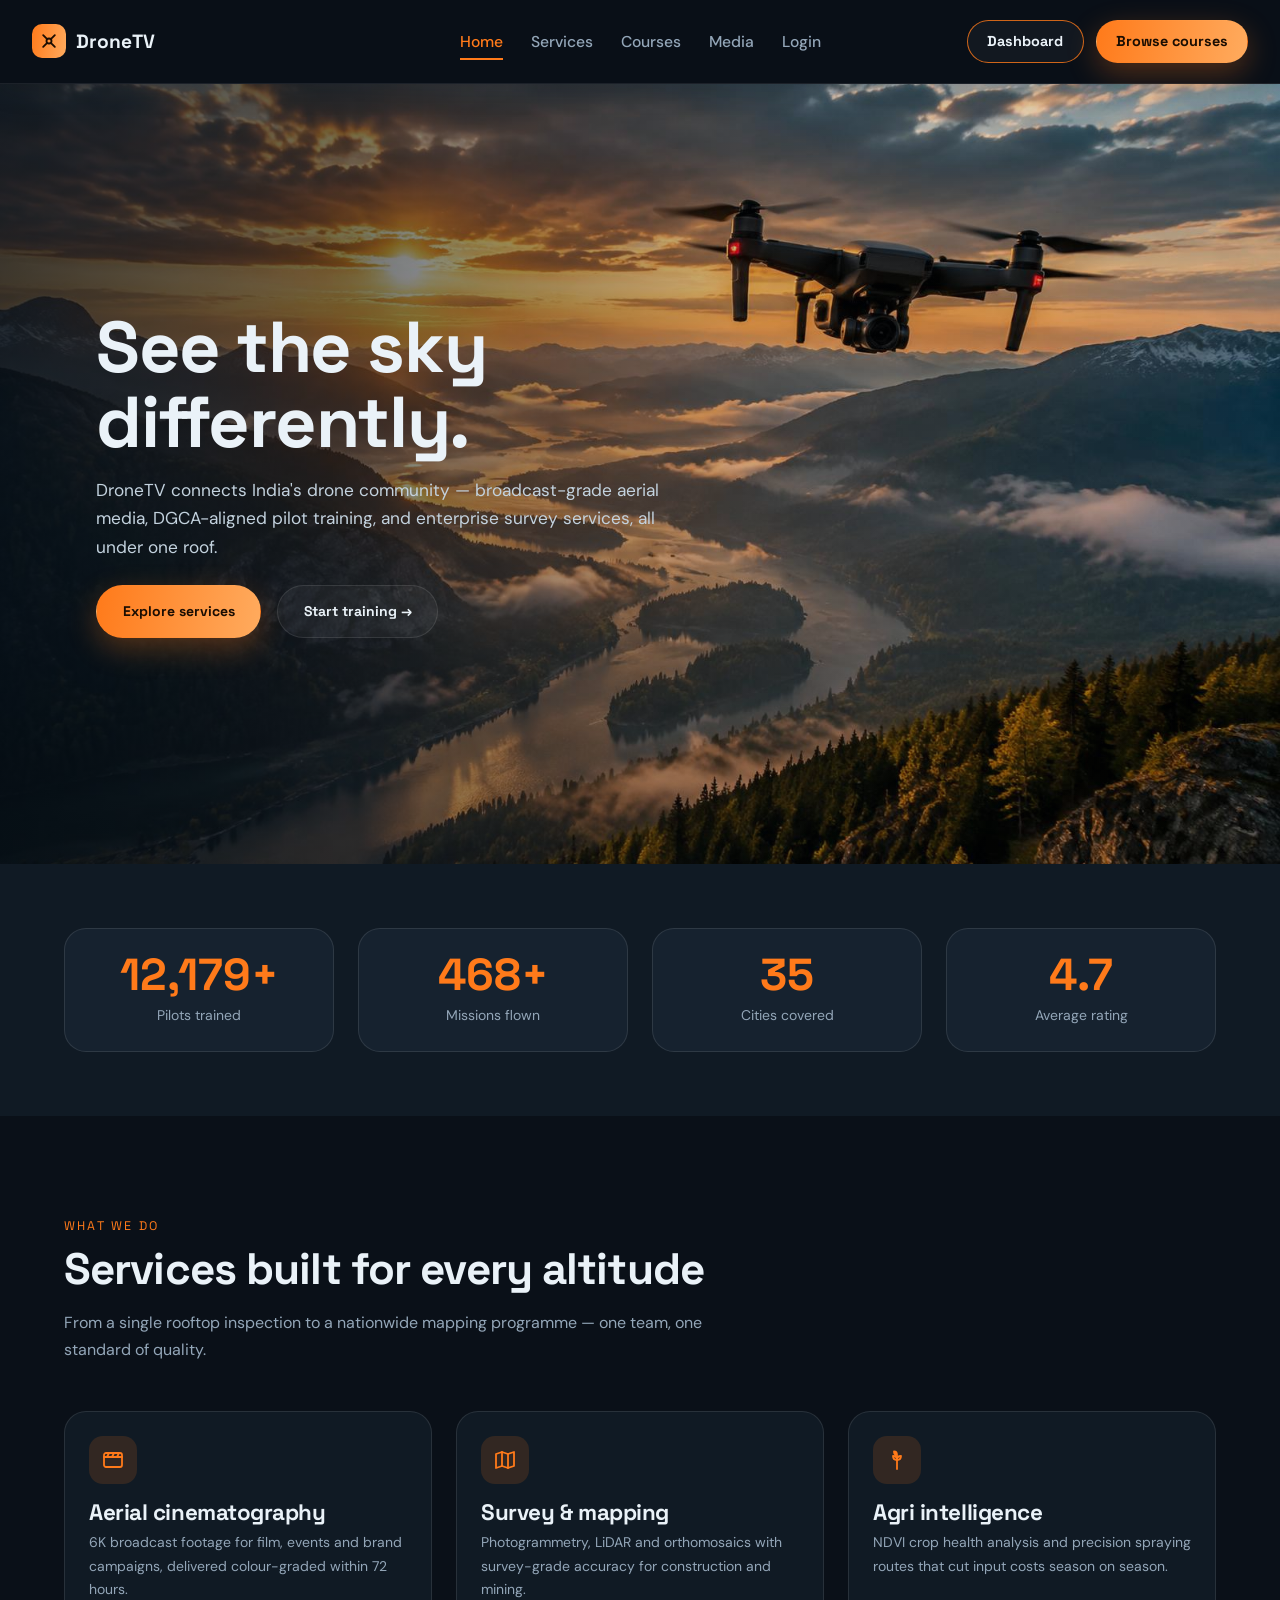
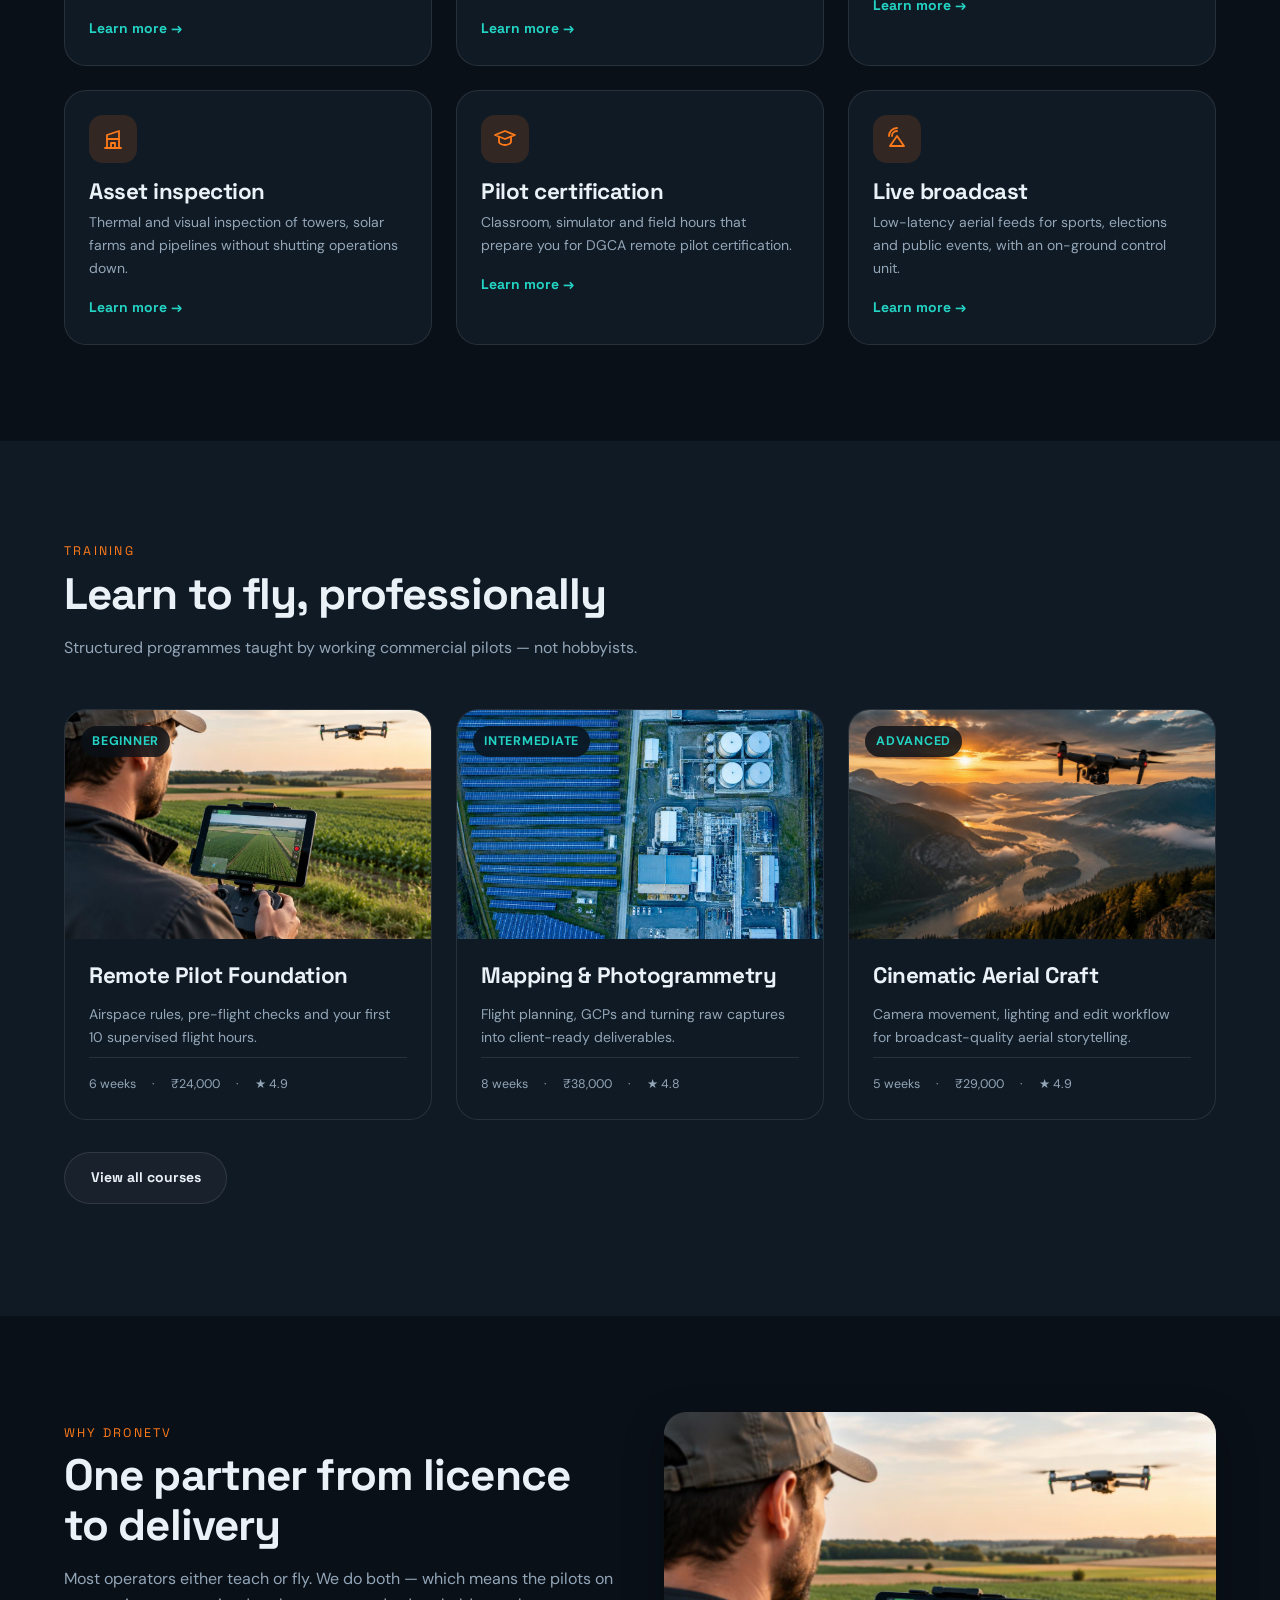
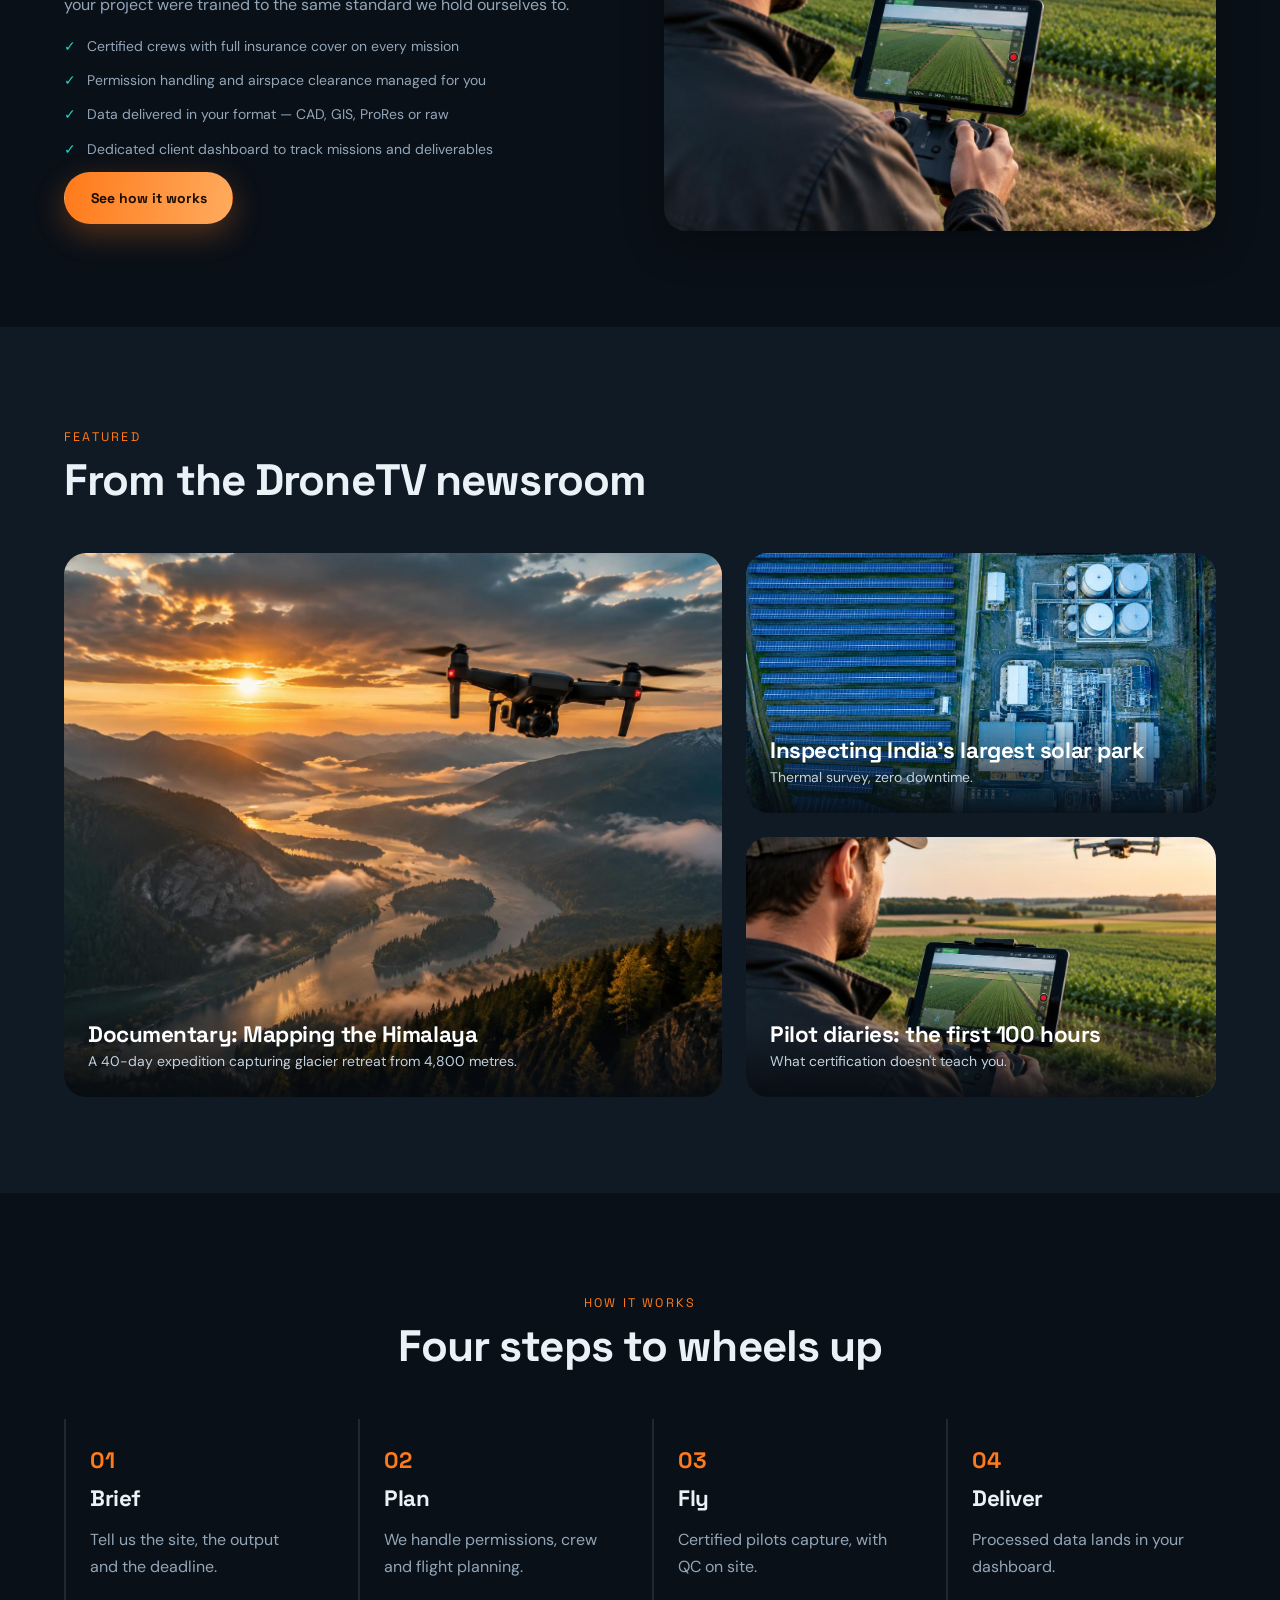
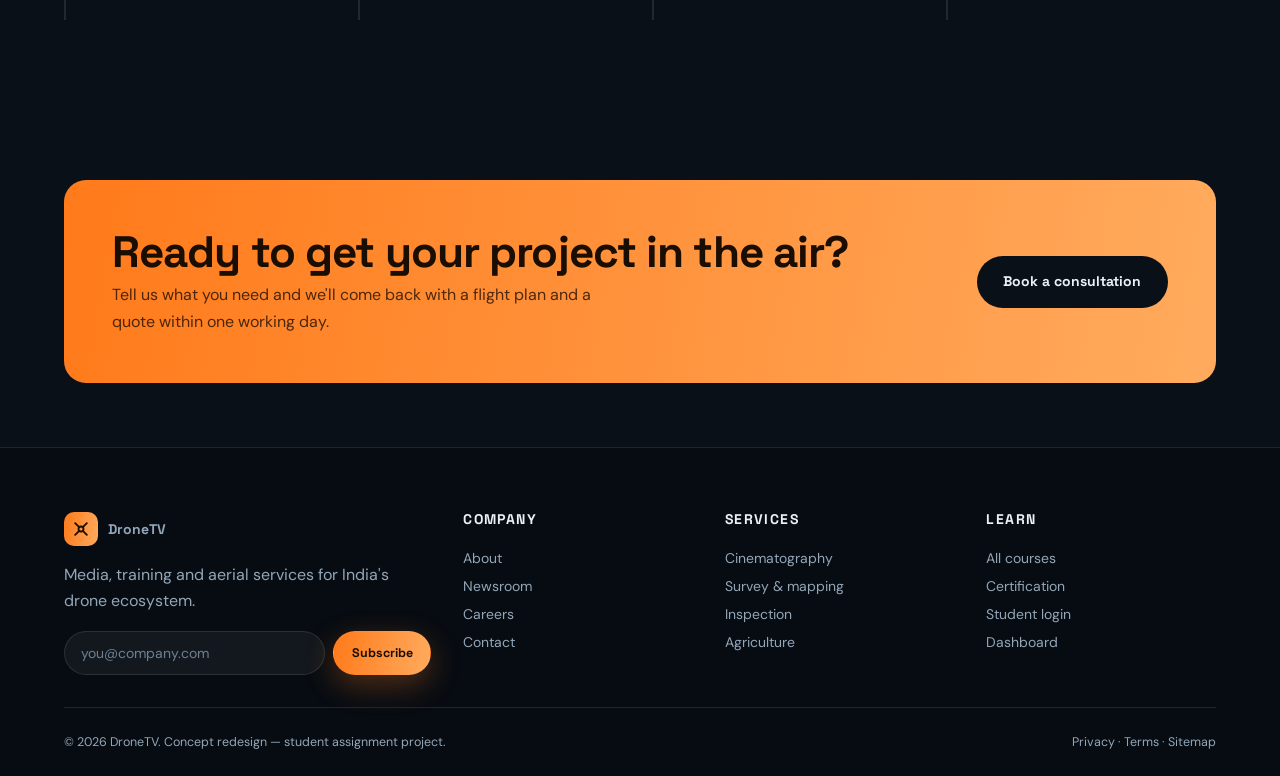
<file: index.html>
<!DOCTYPE html>
<html lang="en">
<head>
<meta charset="UTF-8" />
<meta name="viewport" content="width=device-width, initial-scale=1" />
<title>DroneTV — India's Drone Media, Training &amp; Services Network</title>
<meta name="description" content="DroneTV brings drone news, certified pilot training and professional aerial services together in one platform for India's drone ecosystem." />
<link rel="preconnect" href="https://fonts.googleapis.com" />
<link rel="preconnect" href="https://fonts.gstatic.com" crossorigin />
<link href="https://fonts.googleapis.com/css2?family=Space+Grotesk:wght@500;700&family=DM+Sans:wght@400;500;700&display=swap" rel="stylesheet" />
<link rel="stylesheet" href="css/styles.css" />
</head>
<body>
<a class="skip-link" href="#main">Skip to main content</a>

<header class="site-header">
  <div class="container">
    <a class="logo" href="index.html" aria-label="DroneTV home">
      <span class="logo__mark" aria-hidden="true">
        <svg viewBox="0 0 24 24" fill="none" stroke="currentColor" stroke-width="2.2" stroke-linecap="round">
          <circle cx="12" cy="12" r="3" /><path d="M9.5 9.5 5 5M14.5 9.5 19 5M9.5 14.5 5 19M14.5 14.5 19 19" />
        </svg>
      </span>
      DroneTV
    </a>

    <nav class="nav" id="primary-nav" aria-label="Primary">
      <ul class="nav__list">
        <li><a class="nav__link" href="index.html" aria-current="page">Home</a></li>
        <li><a class="nav__link" href="services.html">Services</a></li>
        <li><a class="nav__link" href="courses.html">Courses</a></li>
        <li><a class="nav__link" href="index.html#featured">Media</a></li>
        <li><a class="nav__link" href="login.html">Login</a></li>
        <li class="nav__mobile-action"><a class="btn btn--ghost btn--sm" href="dashboard.html">Dashboard</a></li>
        <li class="nav__mobile-action"><a class="btn btn--primary btn--sm" href="courses.html">Browse courses</a></li>
      </ul>
    </nav>

    <div class="header-actions">
      <a class="btn btn--ghost btn--sm" href="dashboard.html">Dashboard</a>
      <a class="btn btn--primary btn--sm" href="courses.html">Browse courses</a>
      <button class="nav-toggle" type="button" aria-label="Toggle navigation" aria-expanded="false" aria-controls="primary-nav"><span></span></button>
    </div>
  </div>
</header>

<main id="main">

  <!-- HERO -->
  <section class="hero">
    <div class="hero__bg">
      <img src="assets/hero.jpg" alt="Drone flying over a misty mountain valley at sunrise" width="1600" height="1100" />
    </div>
    <div class="container">
      <div class="hero__inner">
       
        <h1>See the sky differently.</h1>
        <p>DroneTV connects India's drone community — broadcast-grade aerial media, DGCA-aligned pilot training, and enterprise survey services, all under one roof.</p>
        <div class="hero__actions">
          <a class="btn btn--primary" href="services.html">Explore services</a>
          <a class="btn btn--ghost" href="courses.html">Start training →</a>
        </div>
      </div>
    </div>
  </section>

  <!-- STATS -->
  <section class="section section--tight section--alt">
    <div class="container">
      <div class="stats reveal">
        <div class="stat"><div class="stat__num" data-count="12500" data-suffix="+">0</div><div class="stat__label">Pilots trained</div></div>
        <div class="stat"><div class="stat__num" data-count="480" data-suffix="+">0</div><div class="stat__label">Missions flown</div></div>
        <div class="stat"><div class="stat__num" data-count="36">0</div><div class="stat__label">Cities covered</div></div>
        <div class="stat"><div class="stat__num" data-count="4.8">0</div><div class="stat__label">Average rating</div></div>
      </div>
    </div>
  </section>

  <!-- SERVICES -->
  <section class="section" id="services">
    <div class="container">
      <div class="section-head reveal">
        <span class="eyebrow">What we do</span>
        <h2>Services built for every altitude</h2>
        <p>From a single rooftop inspection to a nationwide mapping programme — one team, one standard of quality.</p>
      </div>
      <div class="grid grid--3">
        <article class="card reveal">
          <div class="card__icon" aria-hidden="true"><svg viewBox="0 0 24 24" fill="none" stroke="currentColor" stroke-width="1.8" stroke-linecap="round" stroke-linejoin="round"><rect x="3" y="5" width="18" height="14" rx="2"/><path d="M3 9h18M8 5l-2 4M13 5l-2 4M18 5l-2 4"/></svg></div>
          <h3>Aerial cinematography</h3>
          <p>6K broadcast footage for film, events and brand campaigns, delivered colour-graded within 72 hours.</p>
          <a class="card__link" href="services.html">Learn more →</a>
        </article>
        <article class="card reveal">
          <div class="card__icon" aria-hidden="true"><svg viewBox="0 0 24 24" fill="none" stroke="currentColor" stroke-width="1.8" stroke-linecap="round" stroke-linejoin="round"><path d="m9 4-6 2v14l6-2 6 2 6-2V4l-6 2z"/><path d="M9 4v14M15 6v14"/></svg></div>
          <h3>Survey &amp; mapping</h3>
          <p>Photogrammetry, LiDAR and orthomosaics with survey-grade accuracy for construction and mining.</p>
          <a class="card__link" href="services.html">Learn more →</a>
        </article>
        <article class="card reveal">
          <div class="card__icon" aria-hidden="true"><svg viewBox="0 0 24 24" fill="none" stroke="currentColor" stroke-width="1.8" stroke-linecap="round" stroke-linejoin="round"><path d="M12 21V8"/><path d="M12 12c-3 0-4-2-4-4 3 0 4 2 4 4zM12 12c3 0 4-2 4-4-3 0-4 2-4 4zM12 7c-2.5 0-3-2-3-3.5 2.5 0 3 2 3 3.5z"/></svg></div>
          <h3>Agri intelligence</h3>
          <p>NDVI crop health analysis and precision spraying routes that cut input costs season on season.</p>
          <a class="card__link" href="services.html">Learn more →</a>
        </article>
        <article class="card reveal">
          <div class="card__icon" aria-hidden="true"><svg viewBox="0 0 24 24" fill="none" stroke="currentColor" stroke-width="1.8" stroke-linecap="round" stroke-linejoin="round"><path d="M4 21h16M6 21V8l12-4v17"/><path d="M6 12h12M10 21v-5h4v5"/></svg></div>
          <h3>Asset inspection</h3>
          <p>Thermal and visual inspection of towers, solar farms and pipelines without shutting operations down.</p>
          <a class="card__link" href="services.html">Learn more →</a>
        </article>
        <article class="card reveal">
          <div class="card__icon" aria-hidden="true"><svg viewBox="0 0 24 24" fill="none" stroke="currentColor" stroke-width="1.8" stroke-linecap="round" stroke-linejoin="round"><path d="m2 8 10-4 10 4-10 4z"/><path d="M6 10v5c0 1.5 3 3 6 3s6-1.5 6-3v-5"/></svg></div>
          <h3>Pilot certification</h3>
          <p>Classroom, simulator and field hours that prepare you for DGCA remote pilot certification.</p>
          <a class="card__link" href="courses.html">Learn more →</a>
        </article>
        <article class="card reveal">
          <div class="card__icon" aria-hidden="true"><svg viewBox="0 0 24 24" fill="none" stroke="currentColor" stroke-width="1.8" stroke-linecap="round" stroke-linejoin="round"><path d="M5 19 12 9l7 10z"/><path d="M4 9a8 8 0 0 1 8-8M7 9a5 5 0 0 1 5-5"/></svg></div>
          <h3>Live broadcast</h3>
          <p>Low-latency aerial feeds for sports, elections and public events, with an on-ground control unit.</p>
          <a class="card__link" href="services.html">Learn more →</a>
        </article>
      </div>
    </div>
  </section>

  <!-- COURSES -->
  <section class="section section--alt" id="courses">
    <div class="container">
      <div class="section-head reveal">
        <span class="eyebrow">Training</span>
        <h2>Learn to fly, professionally</h2>
        <p>Structured programmes taught by working commercial pilots — not hobbyists.</p>
      </div>
      <div class="grid grid--3">
        <article class="card course-card reveal">
          <div class="course-card__media"><span class="tag">Beginner</span><img src="assets/pilot.jpg" alt="Pilot operating a drone with a live camera feed" loading="lazy" width="1200" height="900" /></div>
          <div class="course-card__body">
            <h3>Remote Pilot Foundation</h3>
            <p>Airspace rules, pre-flight checks and your first 10 supervised flight hours.</p>
            <div class="course-card__meta"><span>6 weeks</span><span>·</span><span>₹24,000</span><span>·</span><span>★ 4.9</span></div>
          </div>
        </article>
        <article class="card course-card reveal">
          <div class="course-card__media"><span class="tag">Intermediate</span><img src="assets/survey.jpg" alt="Aerial survey of a solar farm and industrial site" loading="lazy" width="1200" height="900" /></div>
          <div class="course-card__body">
            <h3>Mapping &amp; Photogrammetry</h3>
            <p>Flight planning, GCPs and turning raw captures into client-ready deliverables.</p>
            <div class="course-card__meta"><span>8 weeks</span><span>·</span><span>₹38,000</span><span>·</span><span>★ 4.8</span></div>
          </div>
        </article>
        <article class="card course-card reveal">
          <div class="course-card__media"><span class="tag">Advanced</span><img src="assets/hero.jpg" alt="Drone in flight above a mountain valley" loading="lazy" width="1600" height="1100" /></div>
          <div class="course-card__body">
            <h3>Cinematic Aerial Craft</h3>
            <p>Camera movement, lighting and edit workflow for broadcast-quality aerial storytelling.</p>
            <div class="course-card__meta"><span>5 weeks</span><span>·</span><span>₹29,000</span><span>·</span><span>★ 4.9</span></div>
          </div>
        </article>
      </div>
      <p style="margin-top:2rem"><a class="btn btn--ghost" href="courses.html">View all courses</a></p>
    </div>
  </section>

  <!-- WHY US -->
  <section class="section">
    <div class="container">
      <div class="split">
        <div class="split__body reveal">
          <span class="eyebrow">Why DroneTV</span>
          <h2>One partner from licence to delivery</h2>
          <p>Most operators either teach or fly. We do both — which means the pilots on your project were trained to the same standard we hold ourselves to.</p>
          <ul class="check-list">
            <li>Certified crews with full insurance cover on every mission</li>
            <li>Permission handling and airspace clearance managed for you</li>
            <li>Data delivered in your format — CAD, GIS, ProRes or raw</li>
            <li>Dedicated client dashboard to track missions and deliverables</li>
          </ul>
          <a class="btn btn--primary" href="services.html">See how it works</a>
        </div>
        <div class="split__media reveal">
          <img src="assets/pilot.jpg" alt="DroneTV pilot reviewing a live aerial feed in the field" loading="lazy" width="1200" height="900" />
        </div>
      </div>
    </div>
  </section>

  <!-- FEATURED -->
  <section class="section section--alt" id="featured">
    <div class="container">
      <div class="section-head reveal">
        <span class="eyebrow">Featured</span>
        <h2>From the DroneTV newsroom</h2>
      </div>
      <div class="feature-strip">
        <a class="feature-tile reveal" href="index.html#featured">
          <img src="assets/hero.jpg" alt="Aerial sunrise footage from a DroneTV documentary" loading="lazy" />
          <div class="feature-tile__body">
            <h3>Documentary: Mapping the Himalaya</h3>
            <p>A 40-day expedition capturing glacier retreat from 4,800 metres.</p>
          </div>
        </a>
        <div class="feature-stack">
          <a class="feature-tile reveal" href="index.html#featured">
            <img src="assets/survey.jpg" alt="Solar farm inspection footage" loading="lazy" />
            <div class="feature-tile__body"><h3>Inspecting India's largest solar park</h3><p>Thermal survey, zero downtime.</p></div>
          </a>
          <a class="feature-tile reveal" href="index.html#featured">
            <img src="assets/pilot.jpg" alt="Interview with a commercial drone pilot" loading="lazy" />
            <div class="feature-tile__body"><h3>Pilot diaries: the first 100 hours</h3><p>What certification doesn't teach you.</p></div>
          </a>
        </div>
      </div>
    </div>
  </section>

  <!-- PROCESS -->
  <section class="section">
    <div class="container">
      <div class="section-head section-head--center reveal">
        <span class="eyebrow">How it works</span>
        <h2>Four steps to wheels up</h2>
      </div>
      <div class="steps reveal">
        <div class="step"><h3>Brief</h3><p>Tell us the site, the output and the deadline.</p></div>
        <div class="step"><h3>Plan</h3><p>We handle permissions, crew and flight planning.</p></div>
        <div class="step"><h3>Fly</h3><p>Certified pilots capture, with QC on site.</p></div>
        <div class="step"><h3>Deliver</h3><p>Processed data lands in your dashboard.</p></div>
      </div>
    </div>
  </section>

  <!-- FINAL CTA -->
  <section class="section section--tight">
    <div class="container">
      <div class="cta-band reveal">
        <div>
          <h2>Ready to get your project in the air?</h2>
          <p>Tell us what you need and we'll come back with a flight plan and a quote within one working day.</p>
        </div>
        <a class="btn btn--dark" href="login.html">Book a consultation</a>
      </div>
    </div>
  </section>
</main>

<footer class="site-footer">
  <div class="container">
    <div class="footer-grid">
      <div>
        <a class="logo" href="index.html">
          <span class="logo__mark" aria-hidden="true">
            <svg viewBox="0 0 24 24" fill="none" stroke="currentColor" stroke-width="2.2" stroke-linecap="round"><circle cx="12" cy="12" r="3" /><path d="M9.5 9.5 5 5M14.5 9.5 19 5M9.5 14.5 5 19M14.5 14.5 19 19" /></svg>
          </span>
          DroneTV
        </a>
        <p style="margin-top:1rem;max-width:34ch">Media, training and aerial services for India's drone ecosystem.</p>
        <form class="subscribe" data-demo-form="Subscribed — watch your inbox for the next drop.">
          <label class="sr-only" for="news-email">Email address</label>
          <input id="news-email" type="email" placeholder="you@company.com" required />
          <button class="btn btn--primary btn--sm" type="submit">Subscribe</button>
        </form>
      </div>
      <div>
        <h4>Company</h4>
        <a href="index.html">About</a><br /><a href="index.html#featured">Newsroom</a><br /><a href="services.html">Careers</a><br /><a href="index.html">Contact</a>
      </div>
      <div>
        <h4>Services</h4>
        <a href="services.html">Cinematography</a><br /><a href="services.html">Survey &amp; mapping</a><br /><a href="services.html">Inspection</a><br /><a href="services.html">Agriculture</a>
      </div>
      <div>
        <h4>Learn</h4>
        <a href="courses.html">All courses</a><br /><a href="courses.html">Certification</a><br /><a href="login.html">Student login</a><br /><a href="dashboard.html">Dashboard</a>
      </div>
    </div>
    <div class="footer-bottom">
      <span>© <span data-year>2026</span> DroneTV. Concept redesign — student assignment project.</span>
      <span>Privacy · Terms · Sitemap</span>
    </div>
  </div>
</footer>

<script src="js/main.js"></script>
</body>
</html>
</file>
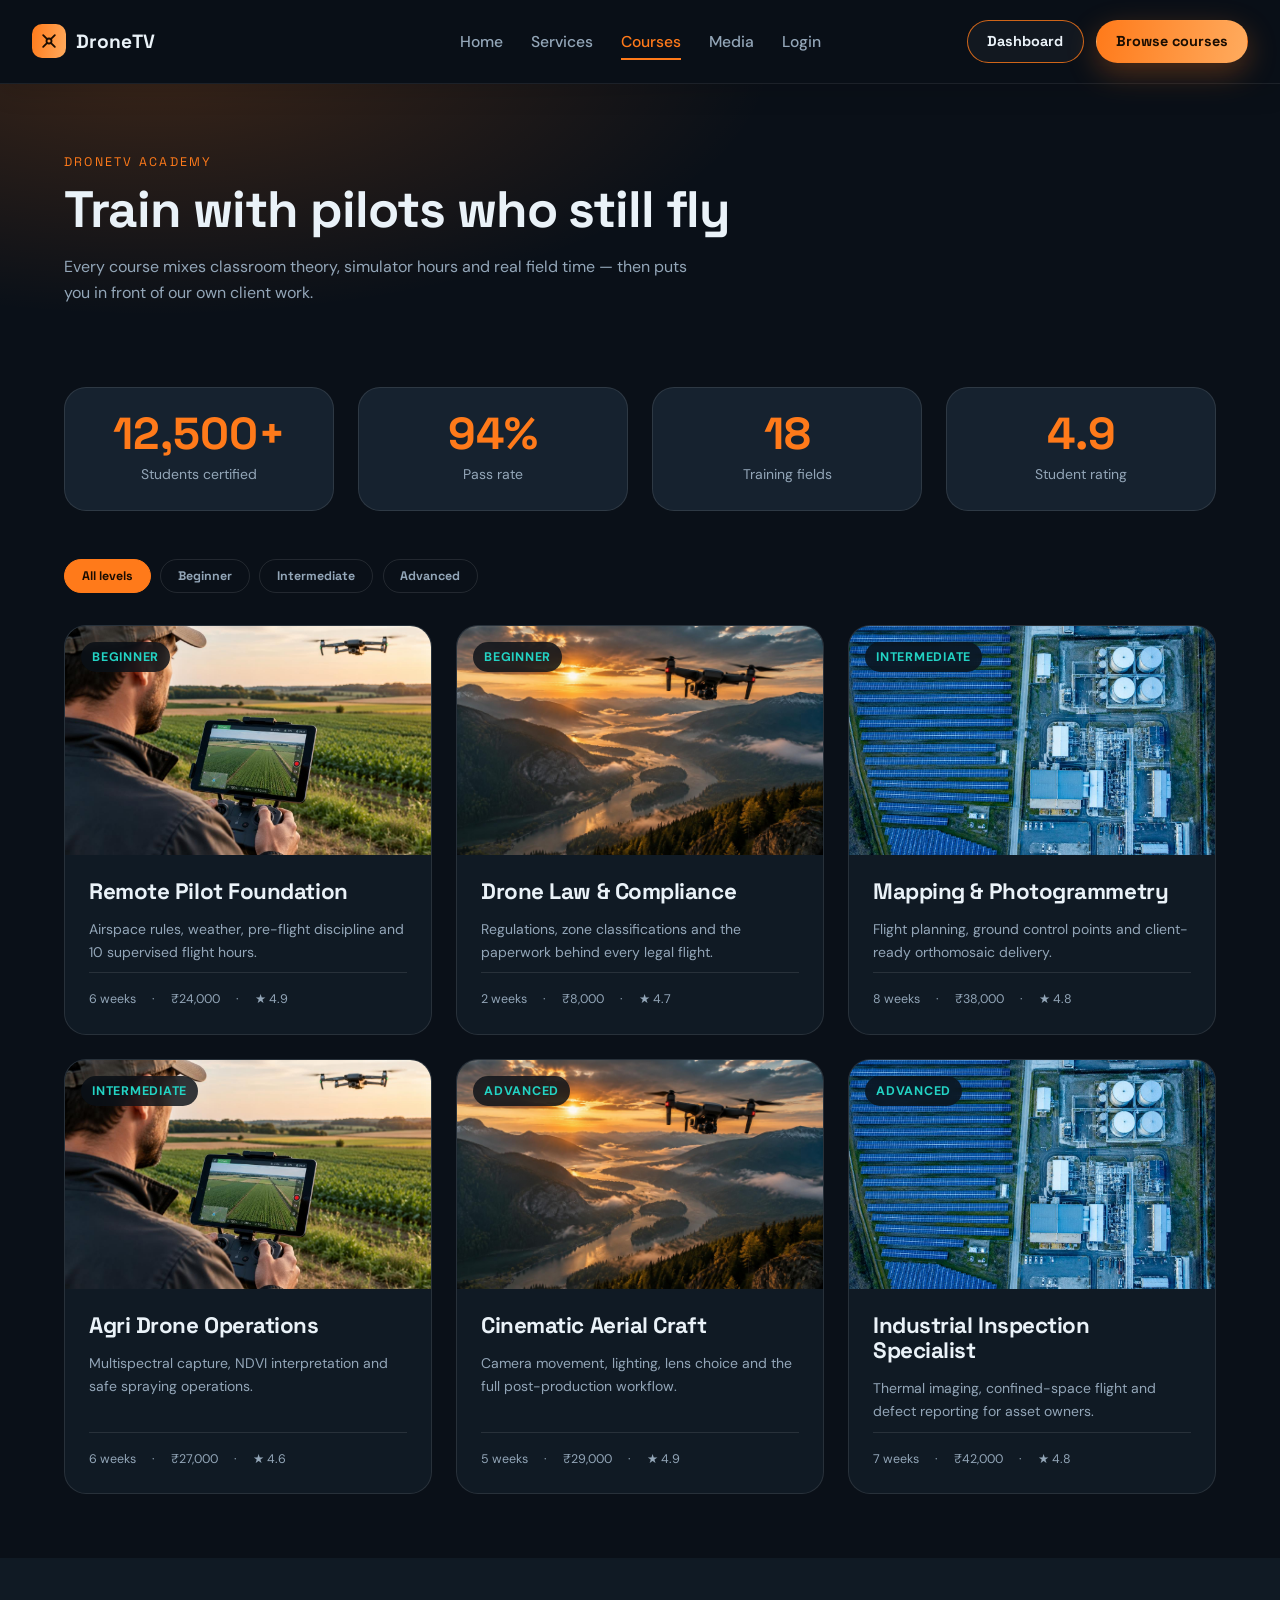
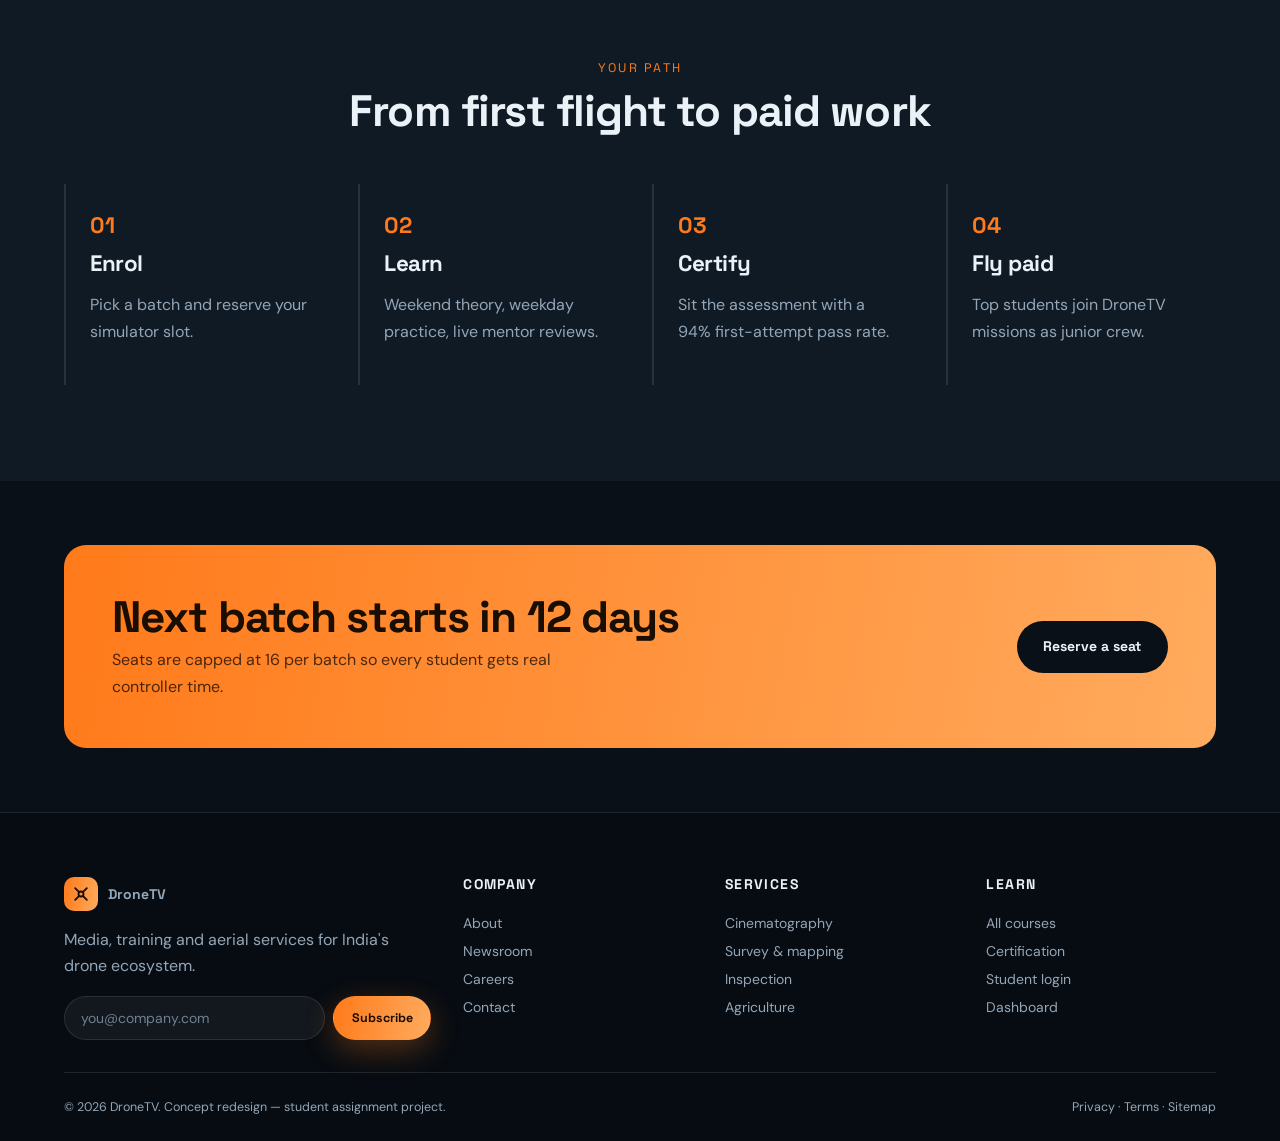
<file: courses.html>
<!DOCTYPE html>
<html lang="en">
<head>
<meta charset="UTF-8" />
<meta name="viewport" content="width=device-width, initial-scale=1" />
<title>Courses — DroneTV Pilot Training &amp; Certification</title>
<meta name="description" content="DGCA-aligned remote pilot training, mapping and cinematography courses taught by working commercial drone pilots at DroneTV Academy." />
<link rel="preconnect" href="https://fonts.googleapis.com" />
<link rel="preconnect" href="https://fonts.gstatic.com" crossorigin />
<link href="https://fonts.googleapis.com/css2?family=Space+Grotesk:wght@500;700&family=DM+Sans:wght@400;500;700&display=swap" rel="stylesheet" />
<link rel="stylesheet" href="css/styles.css" />
</head>
<body>
<a class="skip-link" href="#main">Skip to main content</a>

<header class="site-header">
  <div class="container">
    <a class="logo" href="index.html" aria-label="DroneTV home">
      <span class="logo__mark" aria-hidden="true"><svg viewBox="0 0 24 24" fill="none" stroke="currentColor" stroke-width="2.2" stroke-linecap="round"><circle cx="12" cy="12" r="3" /><path d="M9.5 9.5 5 5M14.5 9.5 19 5M9.5 14.5 5 19M14.5 14.5 19 19" /></svg></span>
      DroneTV
    </a>
    <nav class="nav" id="primary-nav" aria-label="Primary">
      <ul class="nav__list">
        <li><a class="nav__link" href="index.html">Home</a></li>
        <li><a class="nav__link" href="services.html">Services</a></li>
        <li><a class="nav__link" href="courses.html" aria-current="page">Courses</a></li>
        <li><a class="nav__link" href="index.html#featured">Media</a></li>
        <li><a class="nav__link" href="login.html">Login</a></li>
        <li class="nav__mobile-action"><a class="btn btn--ghost btn--sm" href="dashboard.html">Dashboard</a></li>
        <li class="nav__mobile-action"><a class="btn btn--primary btn--sm" href="courses.html">Browse courses</a></li>
      </ul>
    </nav>
    <div class="header-actions">
      <a class="btn btn--ghost btn--sm" href="dashboard.html">Dashboard</a>
      <a class="btn btn--primary btn--sm" href="courses.html">Browse courses</a>
      <button class="nav-toggle" type="button" aria-label="Toggle navigation" aria-expanded="false" aria-controls="primary-nav"><span></span></button>
    </div>
  </div>
</header>

<main id="main">
  <section class="page-hero">
    <div class="container">
      <span class="eyebrow">DroneTV Academy</span>
      <h1>Train with pilots who still fly</h1>
      <p>Every course mixes classroom theory, simulator hours and real field time — then puts you in front of our own client work.</p>
    </div>
  </section>

  <section class="section section--tight">
    <div class="container">
      <div class="stats reveal" style="margin-bottom:3rem">
        <div class="stat"><div class="stat__num" data-count="12500" data-suffix="+">0</div><div class="stat__label">Students certified</div></div>
        <div class="stat"><div class="stat__num" data-count="94" data-suffix="%">0</div><div class="stat__label">Pass rate</div></div>
        <div class="stat"><div class="stat__num" data-count="18">0</div><div class="stat__label">Training fields</div></div>
        <div class="stat"><div class="stat__num" data-count="4.9">0</div><div class="stat__label">Student rating</div></div>
      </div>

      <div class="pill-row" role="group" aria-label="Filter courses" data-filter-group data-filter-target="#course-grid">
        <button class="pill" type="button" data-filter="all" aria-pressed="true">All levels</button>
        <button class="pill" type="button" data-filter="beginner" aria-pressed="false">Beginner</button>
        <button class="pill" type="button" data-filter="intermediate" aria-pressed="false">Intermediate</button>
        <button class="pill" type="button" data-filter="advanced" aria-pressed="false">Advanced</button>
      </div>

      <div class="grid grid--3" id="course-grid">
        <article class="card course-card reveal" data-category="beginner">
          <div class="course-card__media"><span class="tag">Beginner</span><img src="assets/pilot.jpg" alt="Trainee pilot with controller and live feed" loading="lazy" width="1200" height="900" /></div>
          <div class="course-card__body">
            <h3>Remote Pilot Foundation</h3>
            <p>Airspace rules, weather, pre-flight discipline and 10 supervised flight hours.</p>
            <div class="course-card__meta"><span>6 weeks</span><span>·</span><span>₹24,000</span><span>·</span><span>★ 4.9</span></div>
          </div>
        </article>
        <article class="card course-card reveal" data-category="beginner">
          <div class="course-card__media"><span class="tag">Beginner</span><img src="assets/hero.jpg" alt="Drone flying at sunrise" loading="lazy" width="1600" height="1100" /></div>
          <div class="course-card__body">
            <h3>Drone Law &amp; Compliance</h3>
            <p>Regulations, zone classifications and the paperwork behind every legal flight.</p>
            <div class="course-card__meta"><span>2 weeks</span><span>·</span><span>₹8,000</span><span>·</span><span>★ 4.7</span></div>
          </div>
        </article>
        <article class="card course-card reveal" data-category="intermediate">
          <div class="course-card__media"><span class="tag">Intermediate</span><img src="assets/survey.jpg" alt="Aerial view of a survey site" loading="lazy" width="1200" height="900" /></div>
          <div class="course-card__body">
            <h3>Mapping &amp; Photogrammetry</h3>
            <p>Flight planning, ground control points and client-ready orthomosaic delivery.</p>
            <div class="course-card__meta"><span>8 weeks</span><span>·</span><span>₹38,000</span><span>·</span><span>★ 4.8</span></div>
          </div>
        </article>
        <article class="card course-card reveal" data-category="intermediate">
          <div class="course-card__media"><span class="tag">Intermediate</span><img src="assets/pilot.jpg" alt="Pilot inspecting crop fields by drone" loading="lazy" width="1200" height="900" /></div>
          <div class="course-card__body">
            <h3>Agri Drone Operations</h3>
            <p>Multispectral capture, NDVI interpretation and safe spraying operations.</p>
            <div class="course-card__meta"><span>6 weeks</span><span>·</span><span>₹27,000</span><span>·</span><span>★ 4.6</span></div>
          </div>
        </article>
        <article class="card course-card reveal" data-category="advanced">
          <div class="course-card__media"><span class="tag">Advanced</span><img src="assets/hero.jpg" alt="Cinematic aerial shot over a valley" loading="lazy" width="1600" height="1100" /></div>
          <div class="course-card__body">
            <h3>Cinematic Aerial Craft</h3>
            <p>Camera movement, lighting, lens choice and the full post-production workflow.</p>
            <div class="course-card__meta"><span>5 weeks</span><span>·</span><span>₹29,000</span><span>·</span><span>★ 4.9</span></div>
          </div>
        </article>
        <article class="card course-card reveal" data-category="advanced">
          <div class="course-card__media"><span class="tag">Advanced</span><img src="assets/survey.jpg" alt="Industrial inspection from the air" loading="lazy" width="1200" height="900" /></div>
          <div class="course-card__body">
            <h3>Industrial Inspection Specialist</h3>
            <p>Thermal imaging, confined-space flight and defect reporting for asset owners.</p>
            <div class="course-card__meta"><span>7 weeks</span><span>·</span><span>₹42,000</span><span>·</span><span>★ 4.8</span></div>
          </div>
        </article>
      </div>
      <p id="course-grid-empty" hidden>No courses match this level yet.</p>
    </div>
  </section>

  <section class="section section--alt">
    <div class="container">
      <div class="section-head section-head--center reveal">
        <span class="eyebrow">Your path</span>
        <h2>From first flight to paid work</h2>
      </div>
      <div class="steps reveal">
        <div class="step"><h3>Enrol</h3><p>Pick a batch and reserve your simulator slot.</p></div>
        <div class="step"><h3>Learn</h3><p>Weekend theory, weekday practice, live mentor reviews.</p></div>
        <div class="step"><h3>Certify</h3><p>Sit the assessment with a 94% first-attempt pass rate.</p></div>
        <div class="step"><h3>Fly paid</h3><p>Top students join DroneTV missions as junior crew.</p></div>
      </div>
    </div>
  </section>

  <section class="section section--tight">
    <div class="container">
      <div class="cta-band reveal">
        <div>
          <h2>Next batch starts in 12 days</h2>
          <p>Seats are capped at 16 per batch so every student gets real controller time.</p>
        </div>
        <a class="btn btn--dark" href="login.html">Reserve a seat</a>
      </div>
    </div>
  </section>
</main>

<footer class="site-footer">
  <div class="container">
    <div class="footer-grid">
      <div>
        <a class="logo" href="index.html"><span class="logo__mark" aria-hidden="true"><svg viewBox="0 0 24 24" fill="none" stroke="currentColor" stroke-width="2.2" stroke-linecap="round"><circle cx="12" cy="12" r="3" /><path d="M9.5 9.5 5 5M14.5 9.5 19 5M9.5 14.5 5 19M14.5 14.5 19 19" /></svg></span>DroneTV</a>
        <p style="margin-top:1rem;max-width:34ch">Media, training and aerial services for India's drone ecosystem.</p>
        <form class="subscribe" data-demo-form="Subscribed — watch your inbox for the next drop.">
          <label class="sr-only" for="news-email">Email address</label>
          <input id="news-email" type="email" placeholder="you@company.com" required />
          <button class="btn btn--primary btn--sm" type="submit">Subscribe</button>
        </form>
      </div>
      <div><h4>Company</h4><a href="index.html">About</a><br /><a href="index.html#featured">Newsroom</a><br /><a href="services.html">Careers</a><br /><a href="index.html">Contact</a></div>
      <div><h4>Services</h4><a href="services.html">Cinematography</a><br /><a href="services.html">Survey &amp; mapping</a><br /><a href="services.html">Inspection</a><br /><a href="services.html">Agriculture</a></div>
      <div><h4>Learn</h4><a href="courses.html">All courses</a><br /><a href="courses.html">Certification</a><br /><a href="login.html">Student login</a><br /><a href="dashboard.html">Dashboard</a></div>
    </div>
    <div class="footer-bottom">
      <span>© <span data-year>2026</span> DroneTV. Concept redesign — student assignment project.</span>
      <span>Privacy · Terms · Sitemap</span>
    </div>
  </div>
</footer>

<script src="js/main.js"></script>
</body>
</html>
</file>
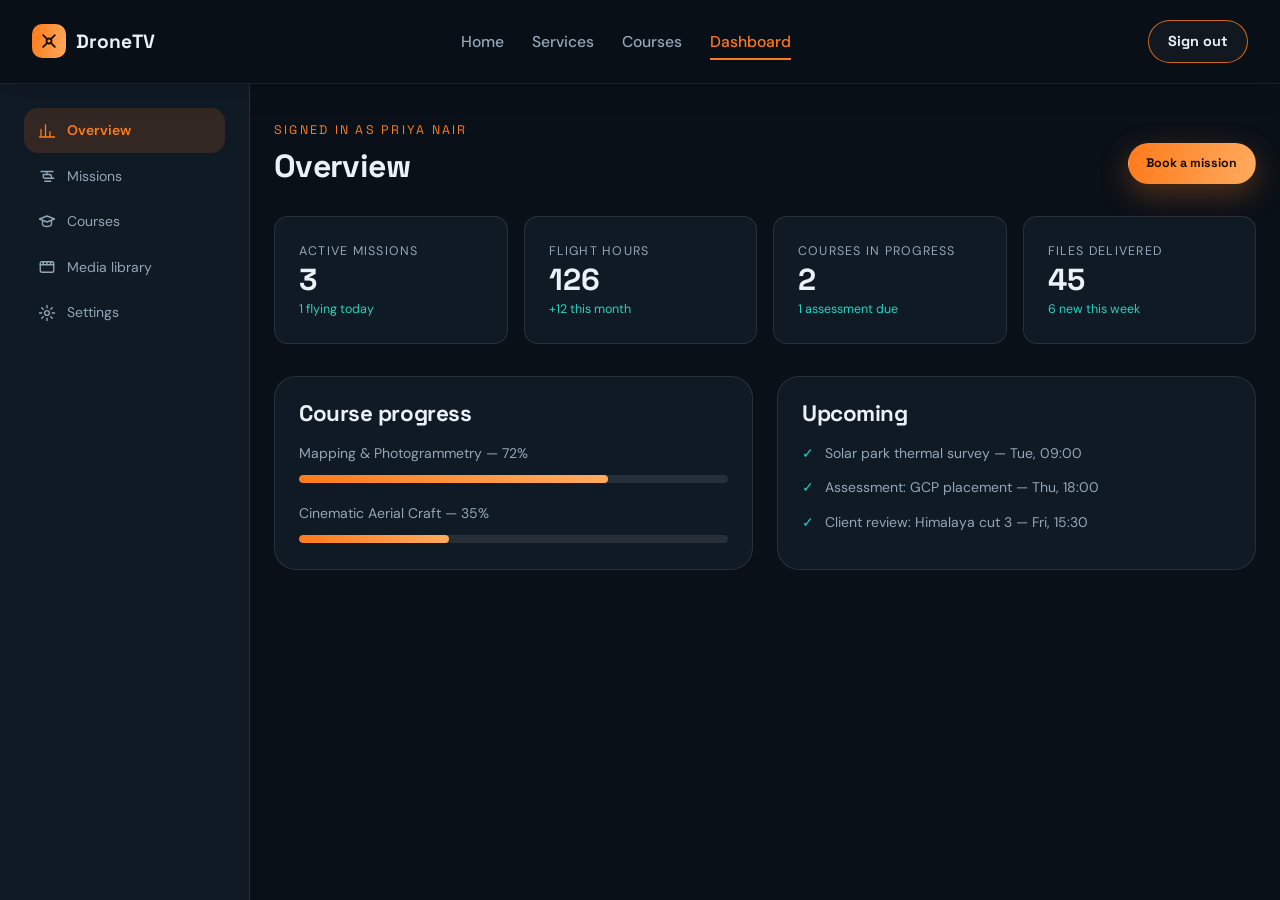
<file: dashboard.html>
<!DOCTYPE html>
<html lang="en">
<head>
<meta charset="UTF-8" />
<meta name="viewport" content="width=device-width, initial-scale=1" />
<title>Dashboard — DroneTV Member Area</title>
<meta name="description" content="Track flight missions, course progress and delivered media files from your DroneTV member dashboard." />
<link rel="preconnect" href="https://fonts.googleapis.com" />
<link rel="preconnect" href="https://fonts.gstatic.com" crossorigin />
<link href="https://fonts.googleapis.com/css2?family=Space+Grotesk:wght@500;700&family=DM+Sans:wght@400;500;700&display=swap" rel="stylesheet" />
<link rel="stylesheet" href="css/styles.css" />
</head>
<body>
<a class="skip-link" href="#main">Skip to main content</a>

<header class="site-header">
  <div class="container">
    <a class="logo" href="index.html" aria-label="DroneTV home">
      <span class="logo__mark" aria-hidden="true"><svg viewBox="0 0 24 24" fill="none" stroke="currentColor" stroke-width="2.2" stroke-linecap="round"><circle cx="12" cy="12" r="3" /><path d="M9.5 9.5 5 5M14.5 9.5 19 5M9.5 14.5 5 19M14.5 14.5 19 19" /></svg></span>
      DroneTV
    </a>
    <nav class="nav" id="primary-nav" aria-label="Primary">
      <ul class="nav__list">
        <li><a class="nav__link" href="index.html">Home</a></li>
        <li><a class="nav__link" href="services.html">Services</a></li>
        <li><a class="nav__link" href="courses.html">Courses</a></li>
        <li><a class="nav__link" href="dashboard.html" aria-current="page">Dashboard</a></li>
        <li><a class="btn btn--ghost btn--sm" href="index.html" id="logout-mobile">Sign out</a></li>
      </ul>
    </nav>
    <div class="header-actions">
      <a class="btn btn--ghost btn--sm" href="index.html" id="logout">Sign out</a>
      <button class="nav-toggle" type="button" aria-label="Toggle navigation" aria-expanded="false" aria-controls="primary-nav"><span></span></button>
    </div>
  </div>
</header>

<main id="main">
  <div class="dash">
    <aside class="dash__side">
      <nav class="dash-nav" aria-label="Dashboard sections">
        <a href="#" data-panel="overview" data-title="Overview" class="is-active" aria-current="page"><svg viewBox="0 0 24 24" fill="none" stroke="currentColor" stroke-width="1.8" stroke-linecap="round" stroke-linejoin="round"><path d="M4 20V10M10 20V4M16 20v-7M22 20H2"/></svg> Overview</a>
        <a href="#" data-panel="missions" data-title="My missions"><svg viewBox="0 0 24 24" fill="none" stroke="currentColor" stroke-width="1.8" stroke-linecap="round" stroke-linejoin="round"><path d="M4 6h16M12 6v4M7 10h8a3 3 0 0 1 3 3v2H9a2 2 0 0 1-2-2z"/><path d="M18 15h3M9 19h8"/></svg> Missions</a>
        <a href="#" data-panel="courses" data-title="My courses"><svg viewBox="0 0 24 24" fill="none" stroke="currentColor" stroke-width="1.8" stroke-linecap="round" stroke-linejoin="round"><path d="m2 8 10-4 10 4-10 4z"/><path d="M6 10v5c0 1.5 3 3 6 3s6-1.5 6-3v-5"/></svg> Courses</a>
        <a href="#" data-panel="media" data-title="Media library"><svg viewBox="0 0 24 24" fill="none" stroke="currentColor" stroke-width="1.8" stroke-linecap="round" stroke-linejoin="round"><rect x="3" y="5" width="18" height="14" rx="2"/><path d="M3 9h18M8 5l-2 4M13 5l-2 4M18 5l-2 4"/></svg> Media library</a>
        <a href="#" data-panel="account" data-title="Account settings"><svg viewBox="0 0 24 24" fill="none" stroke="currentColor" stroke-width="1.8" stroke-linecap="round" stroke-linejoin="round"><circle cx="12" cy="12" r="3.2"/><path d="M12 2v3M12 19v3M2 12h3M19 12h3M5 5l2 2M17 17l2 2M19 5l-2 2M7 17l-2 2"/></svg> Settings</a>
      </nav>
    </aside>

    <section class="dash__main">
      <div class="dash__head">
        <div>
          <span class="eyebrow">Signed in as Priya Nair</span>
          <h1 id="dash-title" style="font-size:2rem;margin:0">Overview</h1>
        </div>
        <a class="btn btn--primary btn--sm" href="services.html">Book a mission</a>
      </div>

      <!-- OVERVIEW -->
      <div class="dash__panel" id="panel-overview">
        <div class="kpi-grid">
          <div class="kpi"><div class="kpi__label">Active missions</div><div class="kpi__value" data-count="3">0</div><div class="kpi__delta">1 flying today</div></div>
          <div class="kpi"><div class="kpi__label">Flight hours</div><div class="kpi__value" data-count="128">0</div><div class="kpi__delta">+12 this month</div></div>
          <div class="kpi"><div class="kpi__label">Courses in progress</div><div class="kpi__value" data-count="2">0</div><div class="kpi__delta">1 assessment due</div></div>
          <div class="kpi"><div class="kpi__label">Files delivered</div><div class="kpi__value" data-count="46">0</div><div class="kpi__delta">6 new this week</div></div>
        </div>

        <div class="grid grid--2">
          <article class="card">
            <h3>Course progress</h3>
            <p style="margin-top:1rem">Mapping &amp; Photogrammetry — 72%</p>
            <div class="progress"><div class="progress__bar" data-value="72"></div></div>
            <p style="margin-top:1.2rem">Cinematic Aerial Craft — 35%</p>
            <div class="progress"><div class="progress__bar" data-value="35"></div></div>
          </article>
          <article class="card">
            <h3>Upcoming</h3>
            <ul class="check-list" style="margin-top:1rem">
              <li>Solar park thermal survey — Tue, 09:00</li>
              <li>Assessment: GCP placement — Thu, 18:00</li>
              <li>Client review: Himalaya cut 3 — Fri, 15:30</li>
            </ul>
          </article>
        </div>
      </div>

      <!-- MISSIONS -->
      <div class="dash__panel" id="panel-missions" hidden>
        <div class="table-wrap">
          <table>
            <caption class="sr-only">Your recent and upcoming drone missions</caption>
            <thead><tr><th scope="col">Mission</th><th scope="col">Site</th><th scope="col">Date</th><th scope="col">Status</th></tr></thead>
            <tbody>
              <tr><td>Thermal survey</td><td>Bhadla Solar Park</td><td>24 Sep 2026</td><td><span class="badge badge--live">Scheduled</span></td></tr>
              <tr><td>Progress capture</td><td>Pune Metro — Phase 2</td><td>19 Sep 2026</td><td><span class="badge badge--live">Delivered</span></td></tr>
              <tr><td>Crop health scan</td><td>Nashik vineyards</td><td>12 Sep 2026</td><td><span class="badge badge--live">Delivered</span></td></tr>
              <tr><td>Brand film</td><td>Coorg estate</td><td>02 Oct 2026</td><td><span class="badge badge--draft">Planning</span></td></tr>
            </tbody>
          </table>
        </div>
      </div>

      <!-- COURSES -->
      <div class="dash__panel" id="panel-courses" hidden>
        <div class="grid grid--2">
          <article class="card">
            <h3>Mapping &amp; Photogrammetry</h3>
            <p>Module 6 of 8 — Ground control points</p>
            <div class="progress"><div class="progress__bar" data-value="72"></div></div>
            <div class="course-card__meta"><span class="badge badge--due">Assessment due Thu</span></div>
            <a class="btn btn--primary btn--sm" href="courses.html" style="margin-top:1rem">Resume module</a>
          </article>
          <article class="card">
            <h3>Cinematic Aerial Craft</h3>
            <p>Module 2 of 5 — Camera movement</p>
            <div class="progress"><div class="progress__bar" data-value="35"></div></div>
            <div class="course-card__meta"><span>Next live session: Sat, 11:00</span></div>
            <a class="btn btn--ghost btn--sm" href="courses.html" style="margin-top:1rem">Resume module</a>
          </article>
        </div>
      </div>

      <!-- MEDIA -->
      <div class="dash__panel" id="panel-media" hidden>
        <div class="grid grid--3">
          <article class="card course-card">
            <div class="course-card__media"><span class="tag">ProRes</span><img src="assets/hero.jpg" alt="Sunrise valley aerial clip" loading="lazy" /></div>
            <div class="course-card__body"><h3>Himalaya_cut3.mov</h3><div class="course-card__meta"><span>4.2 GB</span><span>·</span><span>18 Sep</span></div></div>
          </article>
          <article class="card course-card">
            <div class="course-card__media"><span class="tag">GeoTIFF</span><img src="assets/survey.jpg" alt="Solar park orthomosaic" loading="lazy" /></div>
            <div class="course-card__body"><h3>Bhadla_ortho.tif</h3><div class="course-card__meta"><span>1.8 GB</span><span>·</span><span>15 Sep</span></div></div>
          </article>
          <article class="card course-card">
            <div class="course-card__media"><span class="tag">JPEG set</span><img src="assets/pilot.jpg" alt="Field capture stills" loading="lazy" /></div>
            <div class="course-card__body"><h3>Nashik_stills.zip</h3><div class="course-card__meta"><span>640 MB</span><span>·</span><span>12 Sep</span></div></div>
          </article>
        </div>
      </div>

      <!-- ACCOUNT -->
      <div class="dash__panel" id="panel-account" hidden>
        <form class="card" style="max-width:520px" data-demo-form="Profile updated.">
          <h3>Account settings</h3>
          <div class="field"><label for="acc-name">Full name</label><input id="acc-name" type="text" value="Priya Nair" /></div>
          <div class="field"><label for="acc-email">Email</label><input id="acc-email" type="email" value="priya@skyframe.in" /></div>
          <div class="field"><label for="acc-role">Account type</label>
            <select id="acc-role"><option>Client</option><option selected>Student &amp; client</option><option>Pilot</option></select>
          </div>
          <label class="checkbox" style="margin:0.5rem 0 1.2rem"><input type="checkbox" checked /> Email me mission status updates</label>
          <button class="btn btn--primary" type="submit">Save changes</button>
        </form>
      </div>
    </section>
  </div>
</main>

<script src="js/main.js"></script>
</body>
</html>
</file>
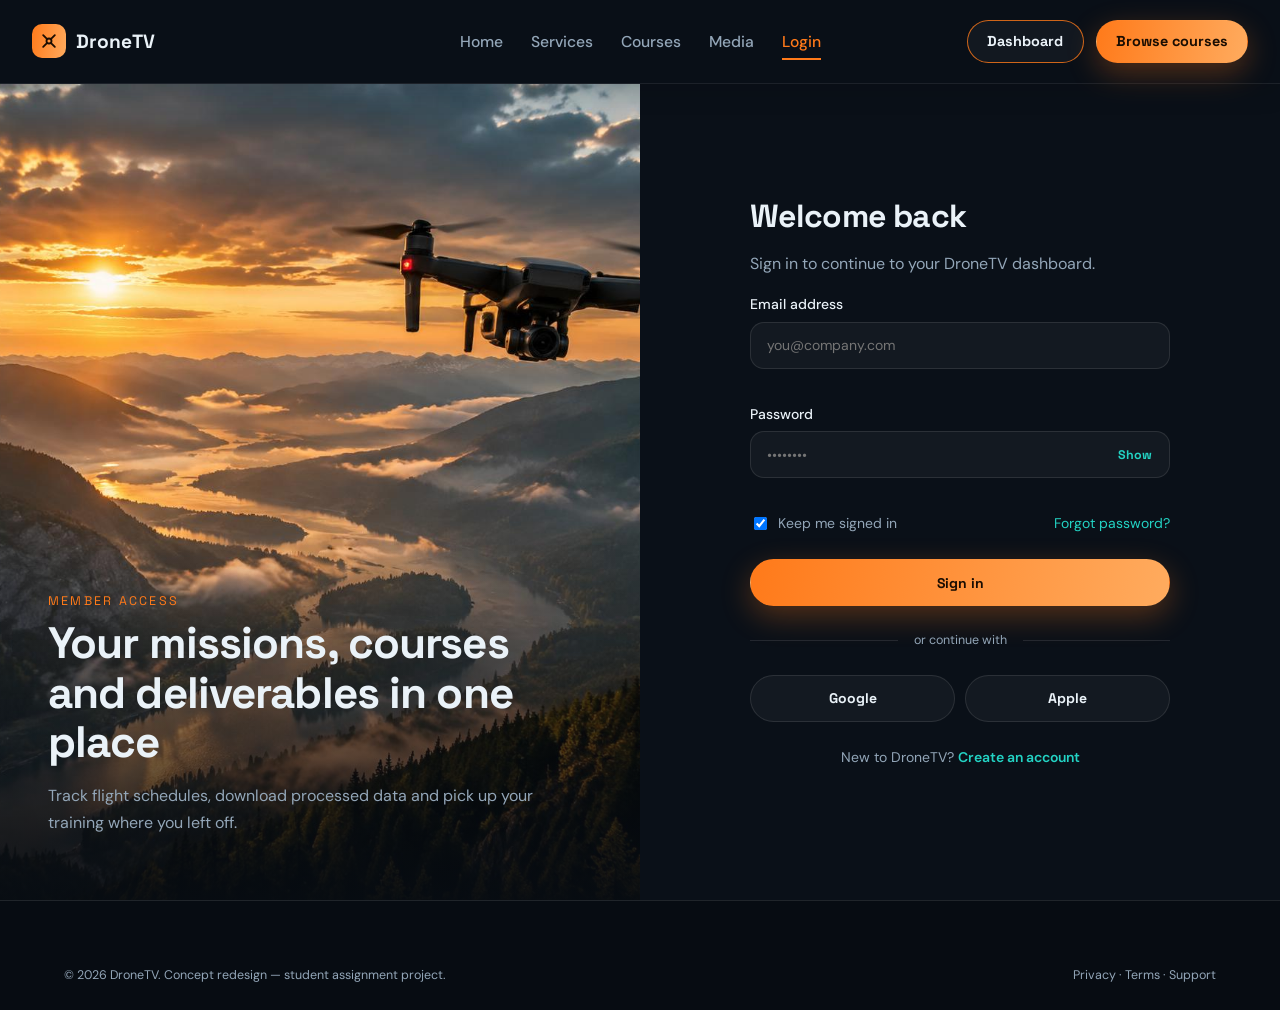
<file: login.html>
<!DOCTYPE html>
<html lang="en">
<head>
<meta charset="UTF-8" />
<meta name="viewport" content="width=device-width, initial-scale=1" />
<title>Login — DroneTV Account Access</title>
<meta name="description" content="Sign in to your DroneTV account to track missions, deliverables and course progress from one dashboard." />
<link rel="preconnect" href="https://fonts.googleapis.com" />
<link rel="preconnect" href="https://fonts.gstatic.com" crossorigin />
<link href="https://fonts.googleapis.com/css2?family=Space+Grotesk:wght@500;700&family=DM+Sans:wght@400;500;700&display=swap" rel="stylesheet" />
<link rel="stylesheet" href="css/styles.css" />
</head>
<body>
<a class="skip-link" href="#main">Skip to main content</a>

<header class="site-header">
  <div class="container">
    <a class="logo" href="index.html" aria-label="DroneTV home">
      <span class="logo__mark" aria-hidden="true"><svg viewBox="0 0 24 24" fill="none" stroke="currentColor" stroke-width="2.2" stroke-linecap="round"><circle cx="12" cy="12" r="3" /><path d="M9.5 9.5 5 5M14.5 9.5 19 5M9.5 14.5 5 19M14.5 14.5 19 19" /></svg></span>
      DroneTV
    </a>
    <nav class="nav" id="primary-nav" aria-label="Primary">
      <ul class="nav__list">
        <li><a class="nav__link" href="index.html">Home</a></li>
        <li><a class="nav__link" href="services.html">Services</a></li>
        <li><a class="nav__link" href="courses.html">Courses</a></li>
        <li><a class="nav__link" href="index.html#featured">Media</a></li>
        <li><a class="nav__link" href="login.html" aria-current="page">Login</a></li>
        <li class="nav__mobile-action"><a class="btn btn--ghost btn--sm" href="dashboard.html">Dashboard</a></li>
        <li class="nav__mobile-action"><a class="btn btn--primary btn--sm" href="courses.html">Browse courses</a></li>
      </ul>
    </nav>
    <div class="header-actions">
      <a class="btn btn--ghost btn--sm" href="dashboard.html">Dashboard</a>
      <a class="btn btn--primary btn--sm" href="courses.html">Browse courses</a>
      <button class="nav-toggle" type="button" aria-label="Toggle navigation" aria-expanded="false" aria-controls="primary-nav"><span></span></button>
    </div>
  </div>
</header>

<main id="main">
  <div class="auth">
    <aside class="auth__aside">
      <img src="assets/hero.jpg" alt="Drone flying over a mountain valley at sunrise" width="1600" height="1100" />
      <div class="auth__aside-body">
        <span class="eyebrow">Member access</span>
        <h2>Your missions, courses and deliverables in one place</h2>
        <p>Track flight schedules, download processed data and pick up your training where you left off.</p>
      </div>
    </aside>

    <section class="auth__form-wrap">
      <div class="auth__form">
        <h1 style="font-size:2rem">Welcome back</h1>
        <p>Sign in to continue to your DroneTV dashboard.</p>

        <form id="login-form" novalidate>
          <div class="field">
            <label for="email">Email address</label>
            <input id="email" name="email" type="email" autocomplete="email" placeholder="you@company.com" aria-describedby="email-error" />
            <span class="field__error" id="email-error" role="alert"></span>
          </div>

          <div class="field">
            <label for="password">Password</label>
            <div class="password-wrap">
              <input id="password" name="password" type="password" autocomplete="current-password" placeholder="••••••••" aria-describedby="password-error" />
              <button class="password-toggle" type="button" data-target="password" aria-label="Show password">Show</button>
            </div>
            <span class="field__error" id="password-error" role="alert"></span>
          </div>

          <div class="form-row">
            <label class="checkbox"><input type="checkbox" checked /> Keep me signed in</label>
            <a href="login.html" style="color:var(--c-accent-2)">Forgot password?</a>
          </div>

          <button class="btn btn--primary btn--block" type="submit" style="margin-top:1.5rem">Sign in</button>
        </form>

        <div class="divider">or continue with</div>
        <div class="social-row">
          <button class="btn btn--ghost" type="button" onclick="this.blur()">Google</button>
          <button class="btn btn--ghost" type="button" onclick="this.blur()">Apple</button>
        </div>

        <p class="form-note">New to DroneTV? <a href="courses.html">Create an account</a></p>
      </div>
    </section>
  </div>
</main>

<footer class="site-footer">
  <div class="container">
    <div class="footer-bottom" style="border-top:0;margin-top:0;padding-top:0">
      <span>© <span data-year>2026</span> DroneTV. Concept redesign — student assignment project.</span>
      <span>Privacy · Terms · Support</span>
    </div>
  </div>
</footer>

<script src="js/main.js"></script>
</body>
</html>
</file>
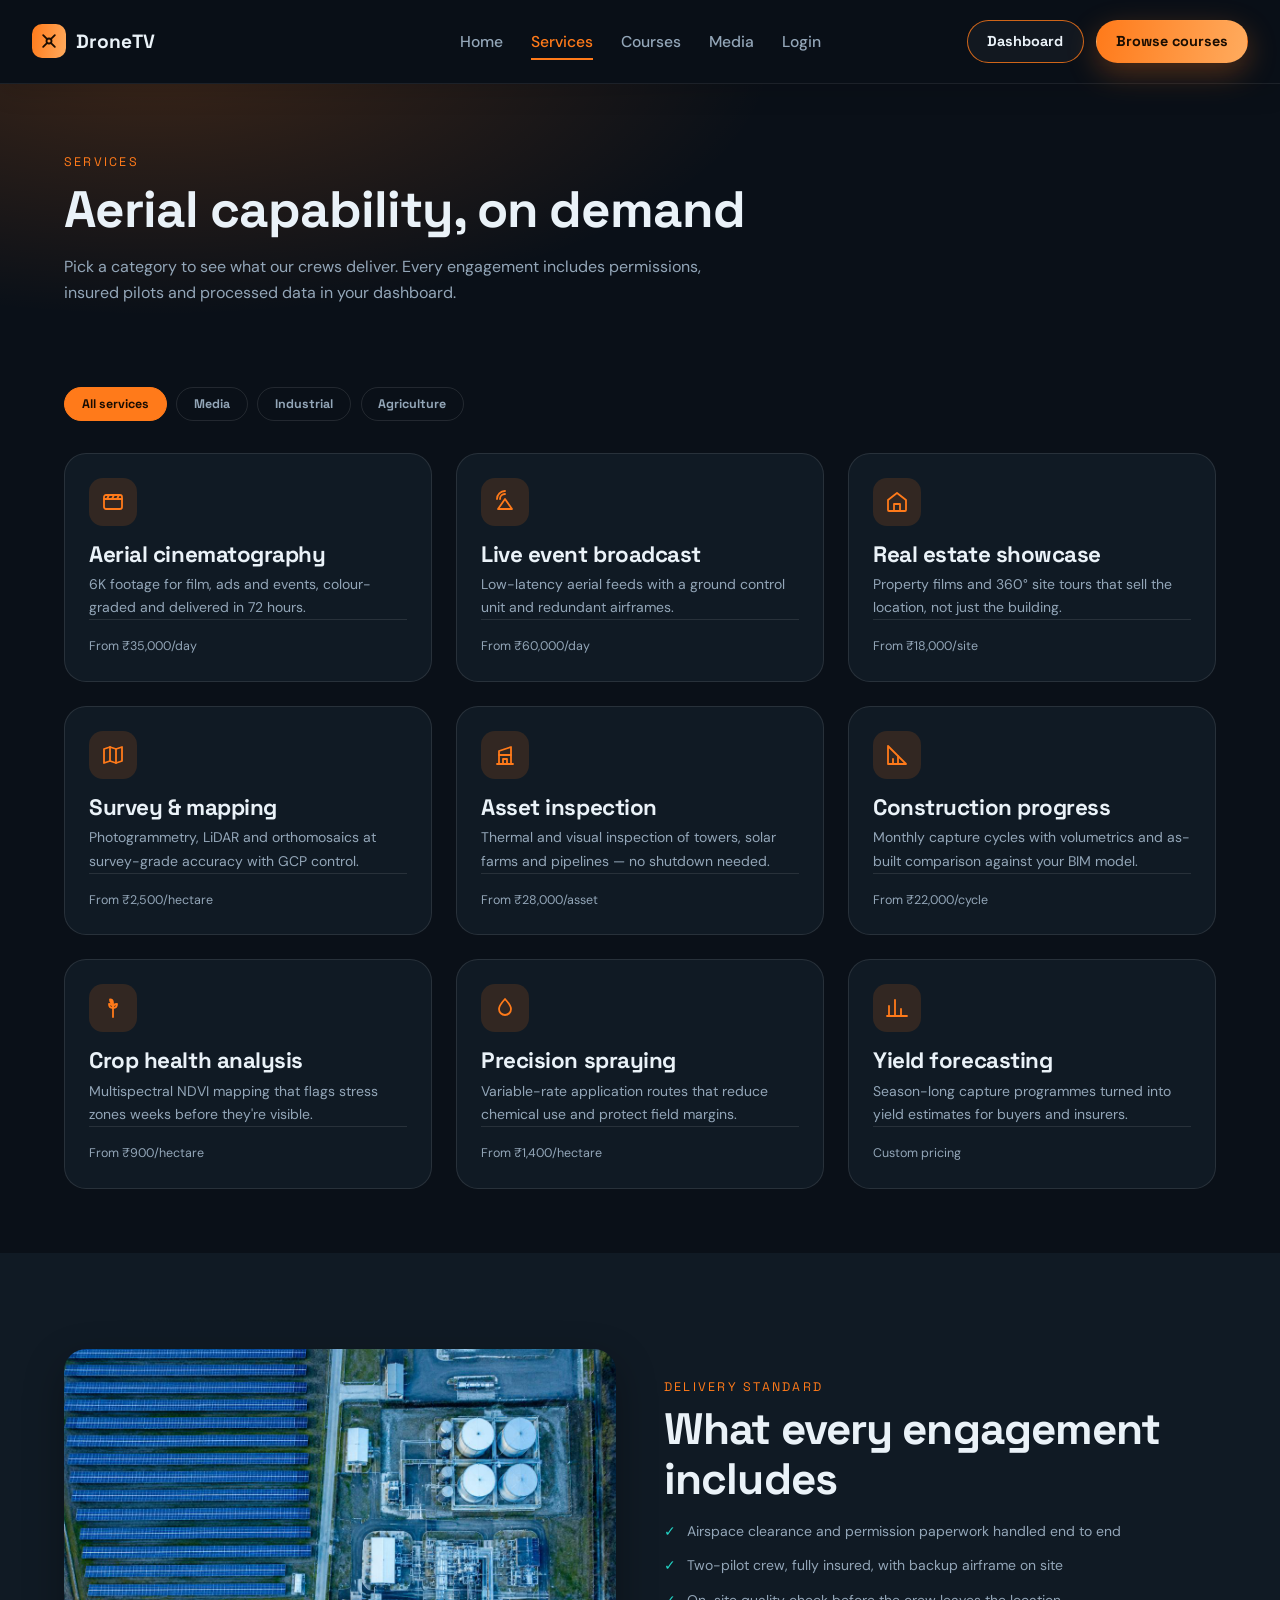
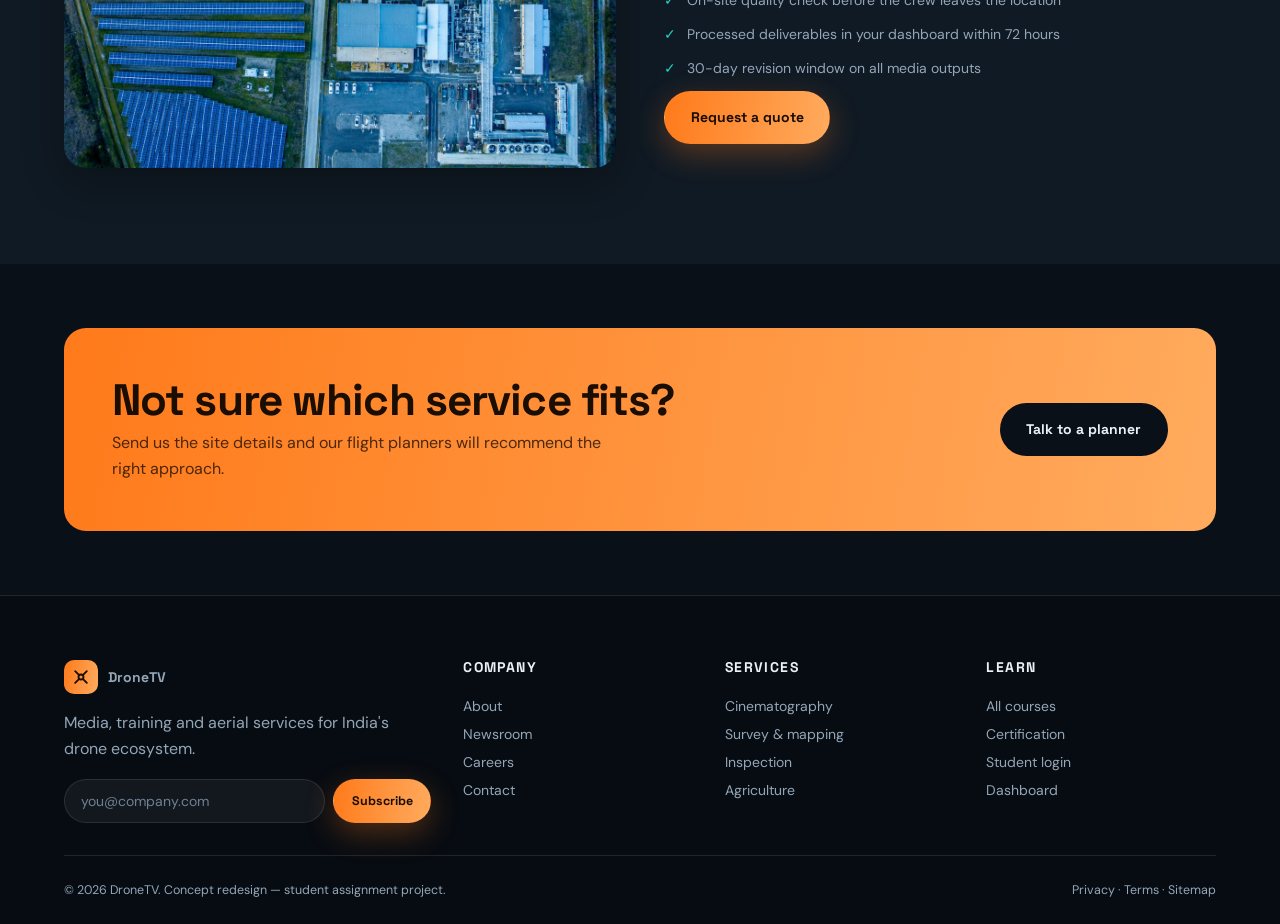
<file: services.html>
<!DOCTYPE html>
<html lang="en">
<head>
<meta charset="UTF-8" />
<meta name="viewport" content="width=device-width, initial-scale=1" />
<title>Services — DroneTV Aerial Media, Survey &amp; Inspection</title>
<meta name="description" content="Aerial cinematography, survey and mapping, asset inspection and agri intelligence delivered by certified DroneTV pilot crews across India." />
<link rel="preconnect" href="https://fonts.googleapis.com" />
<link rel="preconnect" href="https://fonts.gstatic.com" crossorigin />
<link href="https://fonts.googleapis.com/css2?family=Space+Grotesk:wght@500;700&family=DM+Sans:wght@400;500;700&display=swap" rel="stylesheet" />
<link rel="stylesheet" href="css/styles.css" />
</head>
<body>
<a class="skip-link" href="#main">Skip to main content</a>

<header class="site-header">
  <div class="container">
    <a class="logo" href="index.html" aria-label="DroneTV home">
      <span class="logo__mark" aria-hidden="true"><svg viewBox="0 0 24 24" fill="none" stroke="currentColor" stroke-width="2.2" stroke-linecap="round"><circle cx="12" cy="12" r="3" /><path d="M9.5 9.5 5 5M14.5 9.5 19 5M9.5 14.5 5 19M14.5 14.5 19 19" /></svg></span>
      DroneTV
    </a>
    <nav class="nav" id="primary-nav" aria-label="Primary">
      <ul class="nav__list">
        <li><a class="nav__link" href="index.html">Home</a></li>
        <li><a class="nav__link" href="services.html" aria-current="page">Services</a></li>
        <li><a class="nav__link" href="courses.html">Courses</a></li>
        <li><a class="nav__link" href="index.html#featured">Media</a></li>
        <li><a class="nav__link" href="login.html">Login</a></li>
        <li class="nav__mobile-action"><a class="btn btn--ghost btn--sm" href="dashboard.html">Dashboard</a></li>
        <li class="nav__mobile-action"><a class="btn btn--primary btn--sm" href="courses.html">Browse courses</a></li>
      </ul>
    </nav>
    <div class="header-actions">
      <a class="btn btn--ghost btn--sm" href="dashboard.html">Dashboard</a>
      <a class="btn btn--primary btn--sm" href="courses.html">Browse courses</a>
      <button class="nav-toggle" type="button" aria-label="Toggle navigation" aria-expanded="false" aria-controls="primary-nav"><span></span></button>
    </div>
  </div>
</header>

<main id="main">
  <section class="page-hero">
    <div class="container">
      <span class="eyebrow">Services</span>
      <h1>Aerial capability, on demand</h1>
      <p>Pick a category to see what our crews deliver. Every engagement includes permissions, insured pilots and processed data in your dashboard.</p>
    </div>
  </section>

  <section class="section section--tight">
    <div class="container">
      <div class="pill-row" role="group" aria-label="Filter services" data-filter-group data-filter-target="#service-grid">
        <button class="pill" type="button" data-filter="all" aria-pressed="true">All services</button>
        <button class="pill" type="button" data-filter="media" aria-pressed="false">Media</button>
        <button class="pill" type="button" data-filter="industrial" aria-pressed="false">Industrial</button>
        <button class="pill" type="button" data-filter="agri" aria-pressed="false">Agriculture</button>
      </div>

      <div class="grid grid--3" id="service-grid">
        <article class="card reveal" data-category="media">
          <div class="card__icon" aria-hidden="true"><svg viewBox="0 0 24 24" fill="none" stroke="currentColor" stroke-width="1.8" stroke-linecap="round" stroke-linejoin="round"><rect x="3" y="5" width="18" height="14" rx="2"/><path d="M3 9h18M8 5l-2 4M13 5l-2 4M18 5l-2 4"/></svg></div>
          <h3>Aerial cinematography</h3>
          <p>6K footage for film, ads and events, colour-graded and delivered in 72 hours.</p>
          <div class="course-card__meta"><span>From ₹35,000/day</span></div>
        </article>
        <article class="card reveal" data-category="media">
          <div class="card__icon" aria-hidden="true"><svg viewBox="0 0 24 24" fill="none" stroke="currentColor" stroke-width="1.8" stroke-linecap="round" stroke-linejoin="round"><path d="M5 19 12 9l7 10z"/><path d="M4 9a8 8 0 0 1 8-8M7 9a5 5 0 0 1 5-5"/></svg></div>
          <h3>Live event broadcast</h3>
          <p>Low-latency aerial feeds with a ground control unit and redundant airframes.</p>
          <div class="course-card__meta"><span>From ₹60,000/day</span></div>
        </article>
        <article class="card reveal" data-category="media">
          <div class="card__icon" aria-hidden="true"><svg viewBox="0 0 24 24" fill="none" stroke="currentColor" stroke-width="1.8" stroke-linecap="round" stroke-linejoin="round"><path d="m3 10 9-7 9 7v10a1 1 0 0 1-1 1H4a1 1 0 0 1-1-1z"/><path d="M9 21v-7h6v7"/></svg></div>
          <h3>Real estate showcase</h3>
          <p>Property films and 360° site tours that sell the location, not just the building.</p>
          <div class="course-card__meta"><span>From ₹18,000/site</span></div>
        </article>
        <article class="card reveal" data-category="industrial">
          <div class="card__icon" aria-hidden="true"><svg viewBox="0 0 24 24" fill="none" stroke="currentColor" stroke-width="1.8" stroke-linecap="round" stroke-linejoin="round"><path d="m9 4-6 2v14l6-2 6 2 6-2V4l-6 2z"/><path d="M9 4v14M15 6v14"/></svg></div>
          <h3>Survey &amp; mapping</h3>
          <p>Photogrammetry, LiDAR and orthomosaics at survey-grade accuracy with GCP control.</p>
          <div class="course-card__meta"><span>From ₹2,500/hectare</span></div>
        </article>
        <article class="card reveal" data-category="industrial">
          <div class="card__icon" aria-hidden="true"><svg viewBox="0 0 24 24" fill="none" stroke="currentColor" stroke-width="1.8" stroke-linecap="round" stroke-linejoin="round"><path d="M4 21h16M6 21V8l12-4v17"/><path d="M6 12h12M10 21v-5h4v5"/></svg></div>
          <h3>Asset inspection</h3>
          <p>Thermal and visual inspection of towers, solar farms and pipelines — no shutdown needed.</p>
          <div class="course-card__meta"><span>From ₹28,000/asset</span></div>
        </article>
        <article class="card reveal" data-category="industrial">
          <div class="card__icon" aria-hidden="true"><svg viewBox="0 0 24 24" fill="none" stroke="currentColor" stroke-width="1.8" stroke-linecap="round" stroke-linejoin="round"><path d="M3 3v18h18z"/><path d="M8 21v-5M13 21v-8"/></svg></div>
          <h3>Construction progress</h3>
          <p>Monthly capture cycles with volumetrics and as-built comparison against your BIM model.</p>
          <div class="course-card__meta"><span>From ₹22,000/cycle</span></div>
        </article>
        <article class="card reveal" data-category="agri">
          <div class="card__icon" aria-hidden="true"><svg viewBox="0 0 24 24" fill="none" stroke="currentColor" stroke-width="1.8" stroke-linecap="round" stroke-linejoin="round"><path d="M12 21V8"/><path d="M12 12c-3 0-4-2-4-4 3 0 4 2 4 4zM12 12c3 0 4-2 4-4-3 0-4 2-4 4zM12 7c-2.5 0-3-2-3-3.5 2.5 0 3 2 3 3.5z"/></svg></div>
          <h3>Crop health analysis</h3>
          <p>Multispectral NDVI mapping that flags stress zones weeks before they're visible.</p>
          <div class="course-card__meta"><span>From ₹900/hectare</span></div>
        </article>
        <article class="card reveal" data-category="agri">
          <div class="card__icon" aria-hidden="true"><svg viewBox="0 0 24 24" fill="none" stroke="currentColor" stroke-width="1.8" stroke-linecap="round" stroke-linejoin="round"><path d="M12 3s6 6.5 6 10a6 6 0 0 1-12 0c0-3.5 6-10 6-10z"/></svg></div>
          <h3>Precision spraying</h3>
          <p>Variable-rate application routes that reduce chemical use and protect field margins.</p>
          <div class="course-card__meta"><span>From ₹1,400/hectare</span></div>
        </article>
        <article class="card reveal" data-category="agri">
          <div class="card__icon" aria-hidden="true"><svg viewBox="0 0 24 24" fill="none" stroke="currentColor" stroke-width="1.8" stroke-linecap="round" stroke-linejoin="round"><path d="M4 20V10M10 20V4M16 20v-7M22 20H2"/></svg></div>
          <h3>Yield forecasting</h3>
          <p>Season-long capture programmes turned into yield estimates for buyers and insurers.</p>
          <div class="course-card__meta"><span>Custom pricing</span></div>
        </article>
      </div>
      <p id="service-grid-empty" hidden>No services match this filter.</p>
    </div>
  </section>

  <section class="section section--alt">
    <div class="container">
      <div class="split">
        <div class="split__media reveal"><img src="assets/survey.jpg" alt="Aerial survey capture of a solar farm and industrial facility" loading="lazy" width="1200" height="900" /></div>
        <div class="split__body reveal">
          <span class="eyebrow">Delivery standard</span>
          <h2>What every engagement includes</h2>
          <ul class="check-list">
            <li>Airspace clearance and permission paperwork handled end to end</li>
            <li>Two-pilot crew, fully insured, with backup airframe on site</li>
            <li>On-site quality check before the crew leaves the location</li>
            <li>Processed deliverables in your dashboard within 72 hours</li>
            <li>30-day revision window on all media outputs</li>
          </ul>
          <a class="btn btn--primary" href="login.html">Request a quote</a>
        </div>
      </div>
    </div>
  </section>

  <section class="section section--tight">
    <div class="container">
      <div class="cta-band reveal">
        <div>
          <h2>Not sure which service fits?</h2>
          <p>Send us the site details and our flight planners will recommend the right approach.</p>
        </div>
        <a class="btn btn--dark" href="login.html">Talk to a planner</a>
      </div>
    </div>
  </section>
</main>

<footer class="site-footer">
  <div class="container">
    <div class="footer-grid">
      <div>
        <a class="logo" href="index.html"><span class="logo__mark" aria-hidden="true"><svg viewBox="0 0 24 24" fill="none" stroke="currentColor" stroke-width="2.2" stroke-linecap="round"><circle cx="12" cy="12" r="3" /><path d="M9.5 9.5 5 5M14.5 9.5 19 5M9.5 14.5 5 19M14.5 14.5 19 19" /></svg></span>DroneTV</a>
        <p style="margin-top:1rem;max-width:34ch">Media, training and aerial services for India's drone ecosystem.</p>
        <form class="subscribe" data-demo-form="Subscribed — watch your inbox for the next drop.">
          <label class="sr-only" for="news-email">Email address</label>
          <input id="news-email" type="email" placeholder="you@company.com" required />
          <button class="btn btn--primary btn--sm" type="submit">Subscribe</button>
        </form>
      </div>
      <div><h4>Company</h4><a href="index.html">About</a><br /><a href="index.html#featured">Newsroom</a><br /><a href="services.html">Careers</a><br /><a href="index.html">Contact</a></div>
      <div><h4>Services</h4><a href="services.html">Cinematography</a><br /><a href="services.html">Survey &amp; mapping</a><br /><a href="services.html">Inspection</a><br /><a href="services.html">Agriculture</a></div>
      <div><h4>Learn</h4><a href="courses.html">All courses</a><br /><a href="courses.html">Certification</a><br /><a href="login.html">Student login</a><br /><a href="dashboard.html">Dashboard</a></div>
    </div>
    <div class="footer-bottom">
      <span>© <span data-year>2026</span> DroneTV. Concept redesign — student assignment project.</span>
      <span>Privacy · Terms · Sitemap</span>
    </div>
  </div>
</footer>

<script src="js/main.js"></script>
</body>
</html>
</file>
<file: css/styles.css>
/* ==========================================================================
   DroneTV Redesign — Design System
   1. Tokens      2. Base      3. Layout      4. Components
   5. Sections    6. Dashboard 7. Responsive
   ========================================================================== */

/* 1. TOKENS ============================================================== */
:root {
  /* Brand palette */
  --c-ink:        #0a1018;
  --c-surface:    #101a24;
  --c-surface-2:  #16222f;
  --c-line:       rgba(255, 255, 255, 0.10);
  --c-text:       #eaf2f8;
  --c-muted:      #93a6b8;
  --c-accent:     #ff7a1a;   /* signal orange */
  --c-accent-2:   #23d3c4;   /* horizon teal  */
  --c-accent-ink: #1a0d02;

  /* Light surfaces */
  --c-paper:      #f5f8fa;
  --c-paper-ink:  #0a1018;

  --grad-hero: linear-gradient(90deg, rgba(3,10,18,.76) 0%, rgba(3,10,18,.52) 30%, rgba(3,10,18,.18) 58%, rgba(3,10,18,.06) 100%);
  --grad-accent: linear-gradient(100deg, var(--c-accent) 0%, #ffab5e 100%);

  /* Typography */
  --f-display: "Space Grotesk", "Segoe UI", system-ui, sans-serif;
  --f-body: "DM Sans", "Segoe UI", system-ui, -apple-system, sans-serif;

  --fs-hero: clamp(2.4rem, 6vw, 4.5rem);
  --fs-h2:   clamp(1.75rem, 3.6vw, 2.75rem);
  --fs-h3:   clamp(1.15rem, 2vw, 1.4rem);
  --fs-body: 1rem;
  --fs-sm:   0.875rem;
  --fs-xs:   0.78rem;

  /* Spacing scale (8pt) */
  --s-1: 0.5rem;  --s-2: 1rem;   --s-3: 1.5rem;
  --s-4: 2rem;    --s-5: 3rem;   --s-6: 4rem;   --s-7: 6rem;

  --radius: 14px;
  --radius-lg: 22px;
  --radius-pill: 999px;

  --shadow-sm: 0 2px 10px rgba(0, 0, 0, .18);
  --shadow-md: 0 14px 40px rgba(0, 0, 0, .32);
  --shadow-glow: 0 10px 30px rgba(255, 122, 26, .30);

  --maxw: 1200px;
  --header-h: 84px;
  --ease: cubic-bezier(.22, .68, .36, 1);
}

/* 2. BASE ================================================================ */
*, *::before, *::after { box-sizing: border-box; }

html { scroll-behavior: smooth; }

body {
  margin: 0;
  font-family: var(--f-body);
  font-size: var(--fs-body);
  line-height: 1.65;
  color: var(--c-text);
  background: var(--c-ink);
  -webkit-font-smoothing: antialiased;
  overflow-x: hidden;
}

h1, h2, h3, h4 {
  font-family: var(--f-display);
  line-height: 1.12;
  letter-spacing: -0.02em;
  margin: 0 0 var(--s-2);
  font-weight: 700;
}
h1 { font-size: var(--fs-hero); }
h2 { font-size: var(--fs-h2); }
h3 { font-size: var(--fs-h3); }
p  { margin: 0 0 var(--s-2); color: var(--c-muted); }

a { color: inherit; text-decoration: none; }
img { max-width: 100%; height: auto; display: block; }
ul { margin: 0; padding: 0; list-style: none; }

:focus-visible {
  outline: 3px solid var(--c-accent-2);
  outline-offset: 3px;
  border-radius: 6px;
}

.skip-link {
  position: absolute; left: var(--s-2); top: -100px;
  background: var(--c-accent); color: var(--c-accent-ink);
  padding: var(--s-1) var(--s-2); border-radius: var(--radius); z-index: 200;
  font-weight: 700; transition: top .2s var(--ease);
}
.skip-link:focus { top: var(--s-2); }

.sr-only {
  position: absolute; width: 1px; height: 1px; overflow: hidden;
  clip: rect(0 0 0 0); white-space: nowrap;
}

/* 3. LAYOUT ============================================================== */
.container {
  width: 100%;
  max-width: var(--maxw);
  margin-inline: auto;
  padding-inline: var(--s-3);
}

.section { padding-block: var(--s-7); }
.section--tight { padding-block: var(--s-6); }
.section--paper { background: var(--c-paper); color: var(--c-paper-ink); }
.section--paper p { color: #4c5d6c; }
.section--alt { background: var(--c-surface); }

.section-head { max-width: 640px; margin-bottom: var(--s-5); }
.section-head--center { margin-inline: auto; text-align: center; }

.eyebrow {
  display: inline-block;
  font-family: var(--f-display);
  font-size: var(--fs-xs);
  letter-spacing: .18em;
  text-transform: uppercase;
  color: var(--c-accent);
  margin-bottom: var(--s-1);
}

.grid { display: grid; gap: var(--s-3); }
.grid--3 { grid-template-columns: repeat(3, 1fr); }
.grid--4 { grid-template-columns: repeat(4, 1fr); }
.grid--2 { grid-template-columns: repeat(2, 1fr); }

/* 4. COMPONENTS ========================================================== */

/* Buttons */
.btn {
  display: inline-flex; align-items: center; justify-content: center; gap: .55rem;
  font-family: var(--f-display); font-weight: 700; font-size: var(--fs-sm);
  padding: .85rem 1.6rem; border-radius: var(--radius-pill);
  border: 1px solid transparent; cursor: pointer;
  transition: transform .18s var(--ease), box-shadow .18s var(--ease),
              background-color .18s var(--ease), color .18s var(--ease);
}
.btn:hover { transform: translateY(-2px); }
.btn:active { transform: translateY(0); }

.btn--primary { background: var(--grad-accent); color: var(--c-accent-ink); box-shadow: var(--shadow-glow); }
.btn--primary:hover { box-shadow: 0 16px 38px rgba(255,122,26,.42); }

.btn--ghost { border-color: var(--c-line); color: var(--c-text); background: rgba(255,255,255,.04); }
.btn--ghost:hover { background: rgba(255,255,255,.12); }

.btn--dark { background: var(--c-ink); color: var(--c-text); }
.btn--dark:hover { background: #17232f; }

.btn--block { width: 100%; }
.btn--sm { padding: .6rem 1.1rem; font-size: var(--fs-xs); }

/* Cards */
.card {
  background: var(--c-surface);
  border: 1px solid var(--c-line);
  border-radius: var(--radius-lg);
  padding: var(--s-3);
  transition: transform .22s var(--ease), border-color .22s var(--ease), box-shadow .22s var(--ease);
  height: 100%;
}
.card:hover { transform: translateY(-6px); border-color: rgba(255,122,26,.55); box-shadow: var(--shadow-md); }
.card h3 { margin-bottom: .4rem; }
.card p  { margin-bottom: 0; font-size: var(--fs-sm); }

.card--paper { background: #fff; border-color: rgba(10,16,24,.08); box-shadow: var(--shadow-sm); }
.card--paper h3 { color: var(--c-paper-ink); }

.card__icon {
  width: 48px; height: 48px; border-radius: 14px;
  display: grid; place-items: center; font-size: 1.35rem;
  background: rgba(255,122,26,.14); color: var(--c-accent);
  margin-bottom: var(--s-2);
}
.card__link {
  display: inline-block; margin-top: var(--s-2);
  font-family: var(--f-display); font-size: var(--fs-sm); font-weight: 700;
  color: var(--c-accent-2);
}
.card__link:hover { text-decoration: underline; }

/* Course card */
.course-card { overflow: hidden; padding: 0; display: flex; flex-direction: column; }
.course-card__media { position: relative; aspect-ratio: 16 / 10; overflow: hidden; }
.course-card__media img { width: 100%; height: 100%; object-fit: cover; transition: transform .5s var(--ease); }
.course-card:hover .course-card__media img { transform: scale(1.06); }
.course-card__body { padding: var(--s-3); display: flex; flex-direction: column; gap: .5rem; flex: 1; }
.course-card__meta {
  display: flex; flex-wrap: wrap; gap: var(--s-2);
  font-size: var(--fs-xs); color: var(--c-muted); margin-top: auto; padding-top: var(--s-2);
  border-top: 1px solid var(--c-line);
}

.tag {
  position: absolute; top: var(--s-2); left: var(--s-2);
  background: rgba(10,16,24,.82); color: var(--c-accent-2);
  font-size: var(--fs-xs); font-weight: 700; letter-spacing: .06em; text-transform: uppercase;
  padding: .3rem .7rem; border-radius: var(--radius-pill); backdrop-filter: blur(6px);
}

/* Pills / filters */
.pill-row { display: flex; flex-wrap: wrap; gap: .6rem; margin-bottom: var(--s-4); }
.pill {
  font-family: var(--f-display); font-size: var(--fs-xs); font-weight: 700;
  padding: .5rem 1.05rem; border-radius: var(--radius-pill);
  border: 1px solid var(--c-line); background: transparent; color: var(--c-muted);
  cursor: pointer; transition: all .18s var(--ease);
}
.pill:hover { color: var(--c-text); border-color: var(--c-accent); }
.pill[aria-pressed="true"] { background: var(--c-accent); border-color: var(--c-accent); color: var(--c-accent-ink); }

/* Header */
.site-header {
  position: sticky; top: 0; z-index: 100;
  height: var(--header-h);
  display: flex; align-items: center;
  background: rgba(10,16,24,.86);
  backdrop-filter: blur(14px);
  border-bottom: 1px solid rgba(255,255,255,.08);
  box-shadow: 0 8px 24px rgba(0,0,0,.12);
  transition: background .25s var(--ease), border-color .25s var(--ease), box-shadow .25s var(--ease);
}
.site-header.is-scrolled { background: rgba(10,16,24,.96); border-bottom-color: var(--c-line); box-shadow: 0 10px 28px rgba(0,0,0,.2); }
.site-header .container {
  display: grid; grid-template-columns: minmax(0, 1fr) auto minmax(0, 1fr);
  grid-template-areas: "logo navigation actions";
  align-items: center; max-width: 1280px; padding-inline: 2rem;
}

.logo { grid-area: logo; justify-self: start; display: flex; align-items: center; gap: .6rem; font-family: var(--f-display); font-weight: 700; font-size: 1.2rem; }
.logo__mark {
  width: 34px; height: 34px; border-radius: 10px; display: grid; place-items: center;
  background: var(--grad-accent); color: var(--c-accent-ink); font-size: 1rem;
}
.logo__mark svg { width: 20px; height: 20px; }

.nav { grid-area: navigation; margin-left: 0; }
.nav__list { display: flex; align-items: center; gap: 1.75rem; }
.nav__link {
  font-size: .98rem; font-weight: 500; color: var(--c-muted);
  padding: .55rem 0; position: relative; transition: color .18s var(--ease);
}
.nav__link::after {
  content: ""; position: absolute; left: 0; bottom: 0; height: 2px; width: 0;
  background: var(--c-accent); transition: width .22s var(--ease);
}
.nav__link:hover { color: var(--c-accent); }
.nav__link:hover::after, .nav__link[aria-current="page"]::after { width: 100%; }
.nav__link[aria-current="page"] { color: var(--c-accent); }

.header-actions { grid-area: actions; justify-self: end; display: flex; align-items: center; gap: .75rem; }
.site-header .btn--sm { min-height: 42px; padding: .55rem 1.2rem; font-size: .9rem; }
.site-header .btn--ghost { border-color: rgba(255,122,26,.8); }
.site-header .btn--ghost:hover { background: rgba(255,122,26,.12); }
.nav__mobile-action { display: none; }

.nav-toggle {
  display: none; width: 44px; height: 44px; border-radius: 12px;
  border: 1px solid var(--c-line); background: rgba(255,255,255,.05);
  cursor: pointer; padding: 0; place-items: center;
}
.nav-toggle span {
  display: block; width: 20px; height: 2px; background: var(--c-text);
  position: relative; transition: background .2s var(--ease);
}
.nav-toggle span::before, .nav-toggle span::after {
  content: ""; position: absolute; left: 0; width: 20px; height: 2px; background: var(--c-text);
  transition: transform .25s var(--ease), top .25s var(--ease);
}
.nav-toggle span::before { top: -6px; }
.nav-toggle span::after  { top: 6px; }
.nav-toggle[aria-expanded="true"] span { background: transparent; }
.nav-toggle[aria-expanded="true"] span::before { top: 0; transform: rotate(45deg); }
.nav-toggle[aria-expanded="true"] span::after  { top: 0; transform: rotate(-45deg); }

/* Footer */
.site-footer { background: #070c12; border-top: 1px solid var(--c-line); padding-block: var(--s-6) var(--s-3); }
.footer-grid { display: grid; grid-template-columns: 1.6fr repeat(3, 1fr); gap: var(--s-4); }
.footer-grid h4 { font-size: var(--fs-sm); letter-spacing: .1em; text-transform: uppercase; color: var(--c-text); }
.footer-grid a { font-size: var(--fs-sm); color: var(--c-muted); line-height: 2; transition: color .18s var(--ease); }
.footer-grid a:hover { color: var(--c-accent); }
.footer-bottom {
  margin-top: var(--s-4); padding-top: var(--s-3); border-top: 1px solid var(--c-line);
  display: flex; flex-wrap: wrap; gap: var(--s-2); justify-content: space-between;
  font-size: var(--fs-xs); color: var(--c-muted);
}

/* Newsletter */
.subscribe { display: flex; gap: .5rem; margin-top: var(--s-2); flex-wrap: wrap; }
.subscribe input {
  flex: 1 1 180px; min-width: 0;
  padding: .75rem 1rem; border-radius: var(--radius-pill);
  border: 1px solid var(--c-line); background: rgba(255,255,255,.05); color: var(--c-text);
  font-family: var(--f-body); font-size: var(--fs-sm);
}
.subscribe input::placeholder { color: #6d8093; }

/* Forms */
.field { margin-bottom: var(--s-2); }
.field label { display: block; font-size: var(--fs-sm); font-weight: 500; margin-bottom: .35rem; color: var(--c-text); }
.field input, .field select {
  width: 100%; padding: .85rem 1rem; font-family: var(--f-body); font-size: var(--fs-sm);
  border-radius: var(--radius); border: 1px solid var(--c-line);
  background: rgba(255,255,255,.04); color: var(--c-text);
  transition: border-color .18s var(--ease), background .18s var(--ease);
}
.field input:focus { border-color: var(--c-accent); background: rgba(255,255,255,.07); }
.field input[aria-invalid="true"] { border-color: #ff5f56; }
.field__error { display: block; min-height: 1.1rem; font-size: var(--fs-xs); color: #ff8b84; }

.password-wrap { position: relative; }
.password-wrap input { padding-right: 4.2rem; }
.password-toggle {
  position: absolute; right: .5rem; top: 50%; transform: translateY(-50%);
  background: none; border: 0; color: var(--c-accent-2); cursor: pointer;
  font-size: var(--fs-xs); font-weight: 700; font-family: var(--f-display); padding: .4rem .6rem;
}

.form-row { display: flex; align-items: center; justify-content: space-between; gap: var(--s-2); flex-wrap: wrap; font-size: var(--fs-sm); }
.checkbox { display: flex; align-items: center; gap: .5rem; color: var(--c-muted); }
.checkbox input { width: auto; }

.form-note { font-size: var(--fs-sm); text-align: center; margin-top: var(--s-3); }
.form-note a { color: var(--c-accent-2); font-weight: 600; }

/* Toast */
.toast {
  position: fixed; left: 50%; bottom: 24px; transform: translate(-50%, 140%);
  background: var(--c-surface-2); border: 1px solid var(--c-line); color: var(--c-text);
  padding: .9rem 1.4rem; border-radius: var(--radius-pill); box-shadow: var(--shadow-md);
  font-size: var(--fs-sm); z-index: 300; transition: transform .35s var(--ease); max-width: 90vw;
}
.toast.is-visible { transform: translate(-50%, 0); }

/* Reveal animation */
.reveal { opacity: 0; transform: translateY(24px); transition: opacity .6s var(--ease), transform .6s var(--ease); }
.reveal.is-visible { opacity: 1; transform: none; }

/* 5. SECTIONS ============================================================ */

/* Hero */
.hero { position: relative; min-height: clamp(48.75rem, 78vh, 53.125rem); display: flex; align-items: center; overflow: hidden; }
.hero__bg { position: absolute; inset: 0; }
.hero__bg img { width: 100%; height: 100%; object-fit: cover; object-position: center 30%; }
.hero__bg::after { content: ""; position: absolute; inset: 0; background: var(--grad-hero); }
.hero .container { position: relative; z-index: 2; max-width: none; margin-inline: 0; padding: clamp(2.5rem, 5vw, 3.5rem) clamp(1.5rem, 7.5vw, 9rem); }
.hero__inner { max-width: 610px; }
.hero__badge {
  display: inline-flex; align-items: center; gap: .5rem;
  border: 1px solid var(--c-line); background: rgba(255,255,255,.07);
  padding: .4rem 1rem; border-radius: var(--radius-pill);
  font-size: var(--fs-xs); letter-spacing: .08em; text-transform: uppercase; margin-bottom: var(--s-2);
}
.hero__badge .dot { width: 8px; height: 8px; border-radius: 50%; background: var(--c-accent-2); animation: pulse 2s infinite; }
@keyframes pulse { 0%, 100% { opacity: 1; } 50% { opacity: .25; } }
.hero h1 { max-width: 10ch; line-height: 1.04; color: var(--c-text); }
.hero p { font-size: 1.08rem; max-width: 58ch; color: #c3d2de; margin-bottom: 0; }
.hero__actions { display: flex; flex-wrap: wrap; gap: var(--s-2); margin-top: var(--s-3); }

@media (min-width: 901px) {
  .hero h1 { font-size: clamp(4.5rem, 5vw, 5rem); }
}

/* Page header (inner pages) */
.page-hero { padding-block: var(--s-6) var(--s-5); background: radial-gradient(1000px 420px at 12% -10%, rgba(255,122,26,.20), transparent 62%), var(--c-ink); }
.page-hero h1 { font-size: clamp(2rem, 4.6vw, 3.2rem); }
.page-hero p { max-width: 58ch; }

/* Stats */
.stats { display: grid; grid-template-columns: repeat(4, 1fr); gap: var(--s-3); }
.stat { text-align: center; padding: var(--s-3) var(--s-2); border-radius: var(--radius-lg); background: var(--c-surface-2); border: 1px solid var(--c-line); }
.stat__num { font-family: var(--f-display); font-size: clamp(1.9rem, 4vw, 2.8rem); font-weight: 700; color: var(--c-accent); line-height: 1; }
.stat__label { font-size: var(--fs-sm); color: var(--c-muted); margin-top: .4rem; }

/* Split feature */
.split { display: grid; grid-template-columns: 1fr 1fr; gap: var(--s-5); align-items: center; }
.split__media img { border-radius: var(--radius-lg); box-shadow: var(--shadow-md); }
.check-list li { display: flex; gap: .7rem; align-items: flex-start; font-size: var(--fs-sm); color: var(--c-muted); margin-bottom: .7rem; }
.check-list li::before { content: "✓"; color: var(--c-accent-2); font-weight: 700; }

/* Featured media strip */
.feature-strip { display: grid; grid-template-columns: 1.4fr 1fr; gap: var(--s-3); }
.feature-tile {
  position: relative; border-radius: var(--radius-lg); overflow: hidden; min-height: 260px;
  display: flex; align-items: flex-end; color: #fff;
}
.feature-tile img { position: absolute; inset: 0; width: 100%; height: 100%; object-fit: cover; transition: transform .6s var(--ease); }
.feature-tile:hover img { transform: scale(1.05); }
.feature-tile__body { position: relative; padding: var(--s-3); background: linear-gradient(transparent, rgba(7,12,18,.92)); width: 100%; }
.feature-tile__body h3 { margin-bottom: .2rem; }
.feature-tile__body p { color: #c3d2de; font-size: var(--fs-sm); margin: 0; }
.feature-stack { display: grid; gap: var(--s-3); }

/* CTA band */
.cta-band {
  border-radius: var(--radius-lg);
  background: var(--grad-accent);
  color: var(--c-accent-ink);
  padding: var(--s-5);
  display: flex; align-items: center; justify-content: space-between; gap: var(--s-3); flex-wrap: wrap;
}
.cta-band h2 { margin-bottom: .3rem; }
.cta-band p { color: rgba(26,13,2,.78); margin: 0; max-width: 46ch; }

/* Pricing / process steps */
.steps { counter-reset: step; display: grid; grid-template-columns: repeat(4, 1fr); gap: var(--s-3); }
.step { padding: var(--s-3); border-left: 2px solid var(--c-line); }
.step::before {
  counter-increment: step; content: "0" counter(step);
  font-family: var(--f-display); font-size: 1.4rem; font-weight: 700; color: var(--c-accent); display: block; margin-bottom: .4rem;
}

/* Auth layout */
.auth { display: grid; grid-template-columns: 1fr 1fr; min-height: calc(100vh - var(--header-h)); }
.auth__aside { position: relative; display: flex; align-items: flex-end; overflow: hidden; }
.auth__aside img { position: absolute; inset: 0; width: 100%; height: 100%; object-fit: cover; }
.auth__aside-body { position: relative; padding: var(--s-5); background: linear-gradient(transparent, rgba(7,12,18,.95)); width: 100%; }
.auth__form-wrap { display: flex; align-items: center; justify-content: center; padding: var(--s-5) var(--s-3); }
.auth__form { width: 100%; max-width: 420px; }
.divider { display: flex; align-items: center; gap: var(--s-2); color: var(--c-muted); font-size: var(--fs-xs); margin: var(--s-3) 0; }
.divider::before, .divider::after { content: ""; flex: 1; height: 1px; background: var(--c-line); }
.social-row { display: grid; grid-template-columns: 1fr 1fr; gap: .6rem; }

/* 6. DASHBOARD =========================================================== */
.dash { display: grid; grid-template-columns: 250px 1fr; min-height: calc(100vh - var(--header-h)); }
.dash__side { border-right: 1px solid var(--c-line); background: var(--c-surface); padding: var(--s-3); }
.dash__side h4 { font-size: var(--fs-xs); letter-spacing: .14em; text-transform: uppercase; color: var(--c-muted); margin-top: var(--s-3); }
.dash-nav a {
  display: flex; align-items: center; gap: .65rem; padding: .7rem .9rem; border-radius: var(--radius);
  font-size: var(--fs-sm); color: var(--c-muted); transition: all .18s var(--ease); cursor: pointer;
}
.dash-nav a:hover { background: rgba(255,255,255,.06); color: var(--c-text); }
.dash-nav a.is-active { background: rgba(255,122,26,.14); color: var(--c-accent); font-weight: 600; }

.dash__main { padding: var(--s-4) var(--s-3); }
.dash__head { display: flex; justify-content: space-between; align-items: flex-end; gap: var(--s-2); flex-wrap: wrap; margin-bottom: var(--s-4); }
.dash__panel[hidden] { display: none; }

.kpi-grid { display: grid; grid-template-columns: repeat(4, 1fr); gap: var(--s-2); margin-bottom: var(--s-4); }
.kpi { background: var(--c-surface); border: 1px solid var(--c-line); border-radius: var(--radius); padding: var(--s-3); }
.kpi__label { font-size: var(--fs-xs); text-transform: uppercase; letter-spacing: .1em; color: var(--c-muted); }
.kpi__value { font-family: var(--f-display); font-size: 1.9rem; font-weight: 700; line-height: 1.2; }
.kpi__delta { font-size: var(--fs-xs); color: var(--c-accent-2); }

.progress { height: 8px; border-radius: var(--radius-pill); background: rgba(255,255,255,.09); overflow: hidden; margin-top: .6rem; }
.progress__bar { height: 100%; border-radius: inherit; background: var(--grad-accent); width: 0; transition: width 1s var(--ease); }

.table-wrap { overflow-x: auto; border: 1px solid var(--c-line); border-radius: var(--radius-lg); }
table { width: 100%; border-collapse: collapse; min-width: 520px; }
th, td { text-align: left; padding: .9rem var(--s-2); font-size: var(--fs-sm); border-bottom: 1px solid var(--c-line); }
th { font-family: var(--f-display); font-size: var(--fs-xs); text-transform: uppercase; letter-spacing: .1em; color: var(--c-muted); }
tbody tr:last-child td { border-bottom: 0; }
tbody tr:hover { background: rgba(255,255,255,.03); }
.badge { display: inline-block; font-size: var(--fs-xs); font-weight: 700; padding: .2rem .6rem; border-radius: var(--radius-pill); }
.badge--live { background: rgba(35,211,196,.15); color: var(--c-accent-2); }
.badge--draft { background: rgba(255,255,255,.08); color: var(--c-muted); }
.badge--due { background: rgba(255,122,26,.16); color: var(--c-accent); }

/* 7. RESPONSIVE ========================================================== */
@media (max-width: 1024px) {
  .grid--4 { grid-template-columns: repeat(2, 1fr); }
  .stats   { grid-template-columns: repeat(2, 1fr); }
  .steps   { grid-template-columns: repeat(2, 1fr); }
  .footer-grid { grid-template-columns: 1fr 1fr; }
  .dash { grid-template-columns: 1fr; }
  .dash__side { border-right: 0; border-bottom: 1px solid var(--c-line); }
  .dash-nav { display: flex; flex-wrap: wrap; gap: .4rem; }
  .kpi-grid { grid-template-columns: repeat(2, 1fr); }
}

@media (min-width: 901px) and (max-width: 1100px) {
  .site-header .container { padding-inline: var(--s-3); }
  .nav__list { gap: 1.5rem; }
  .site-header .btn--sm { padding-inline: 1rem; }
}

@media (max-width: 900px) {
  :root { --s-7: 4rem; }
  .site-header .container { display: flex; justify-content: space-between; padding-inline: var(--s-3); }
  .hero { min-height: clamp(37.5rem, 76vh, 42.5rem); }
  .nav-toggle { display: grid; order: 3; }
  .header-actions .btn { display: none; }
  .nav {
    position: fixed; inset: var(--header-h) 0 auto 0;
    background: rgba(10,16,24,.98); border-bottom: 1px solid var(--c-line);
    padding: var(--s-2) var(--s-3) var(--s-3);
    transform: translateY(-120%); transition: transform .3s var(--ease);
    max-height: calc(100vh - var(--header-h)); overflow-y: auto;
  }
  .nav.is-open { transform: translateY(0); }
  .nav__list { flex-direction: column; align-items: stretch; gap: 0; }
  .nav__link { padding: .9rem 0; border-bottom: 1px solid var(--c-line); font-size: 1rem; }
  .nav__link::after { display: none; }
  .nav__mobile-action { display: block; }
  .nav .btn { margin-top: var(--s-2); width: 100%; }

  .split, .feature-strip, .grid--3, .grid--2, .auth { grid-template-columns: 1fr; }
  .split__media { order: -1; }
  .auth__aside { min-height: 220px; }
}

@media (max-width: 620px) {
  :root { --s-7: 3.25rem; --s-6: 2.5rem; }
  .grid--4, .stats, .steps, .kpi-grid { grid-template-columns: 1fr; }
  .hero { min-height: clamp(40.625rem, 86vh, 46.875rem); padding-block: 0; }
  .hero .container { padding-block: var(--s-4); }
  .hero__bg img { object-position: 58% center; }
  .cta-band { padding: var(--s-4) var(--s-3); text-align: left; }
  .cta-band .btn { width: 100%; }
  .footer-grid { grid-template-columns: 1fr; }
  .social-row { grid-template-columns: 1fr; }
  .dash__main { padding-inline: var(--s-2); }
}

@media (max-width: 480px) {
  .hero__actions .btn { width: 100%; }
}

@media (prefers-reduced-motion: reduce) {
  *, *::before, *::after { animation-duration: .001ms !important; transition-duration: .001ms !important; }
  html { scroll-behavior: auto; }
  .reveal { opacity: 1; transform: none; }
}

/* hidden attribute must beat component display rules */
[hidden] { display: none !important; }

/* Icon sizing inside card + sidebar icons */
.card__icon svg { width: 24px; height: 24px; }
.dash-nav svg { width: 18px; height: 18px; flex: none; }
/* Sign-out link in the collapsible nav is for small screens only */
@media (min-width: 901px) { #logout-mobile { display: none; } }
@media (max-width: 900px) { #logout { display: none; } }

/* Page hero flows straight into the first section below it */
.page-hero + .section { padding-top: var(--s-2); }

@media (max-width: 900px) {
  /* Keep the closed menu (and its button glow) fully out of view */
  .nav:not(.is-open) { visibility: hidden; }
  .nav.is-open { visibility: visible; }
}
</file>
